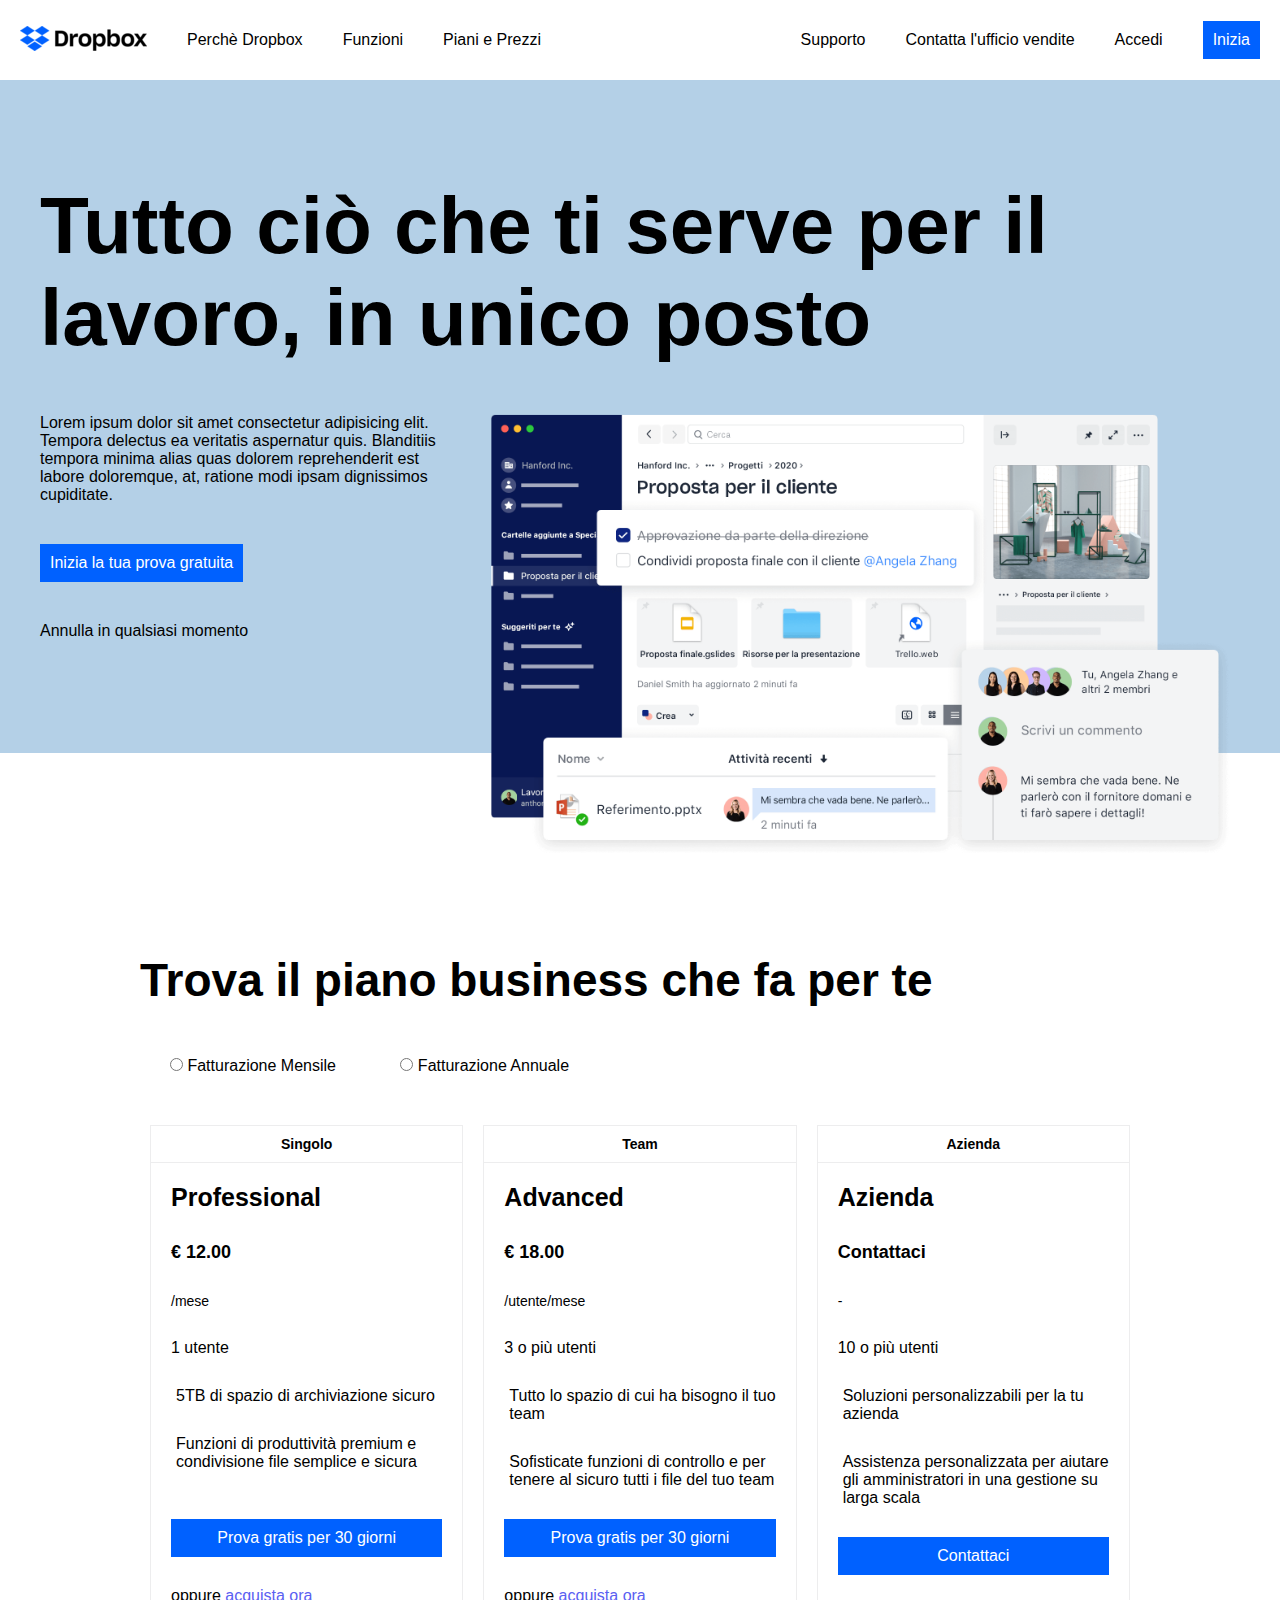
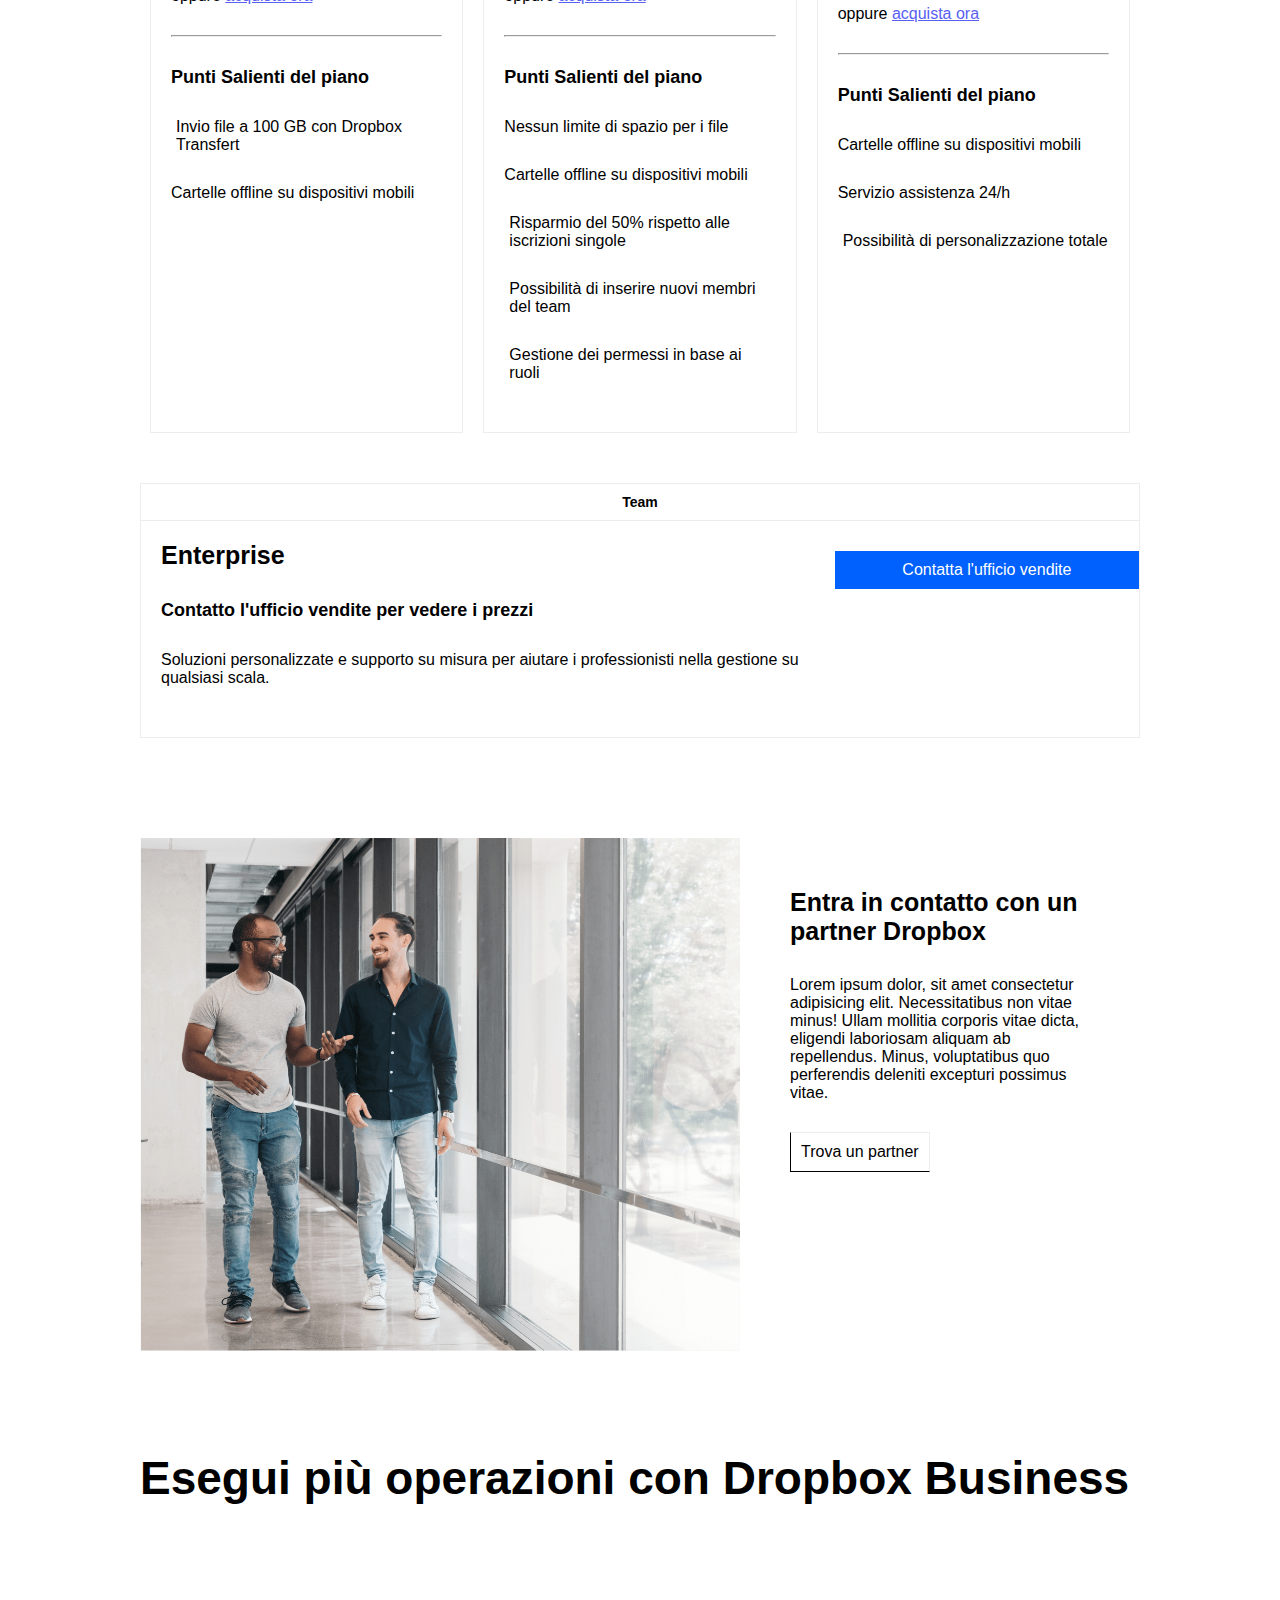
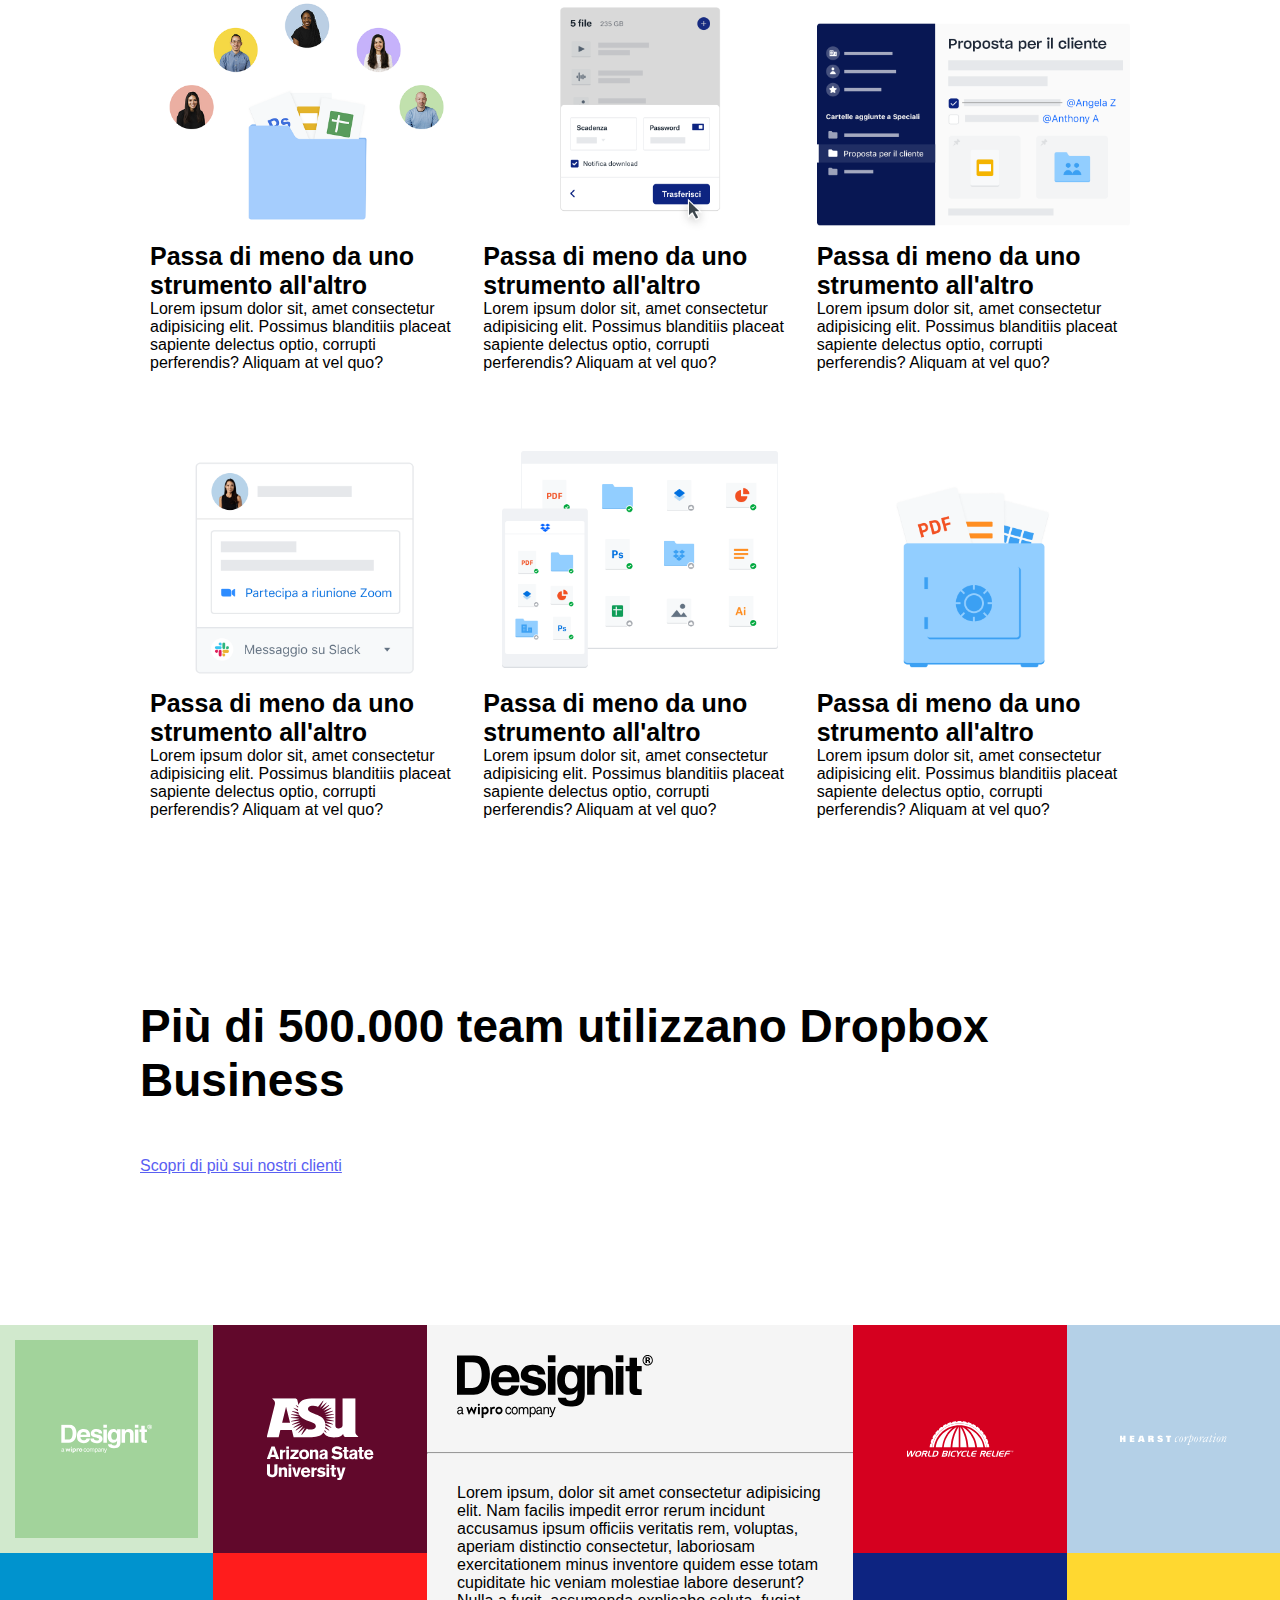
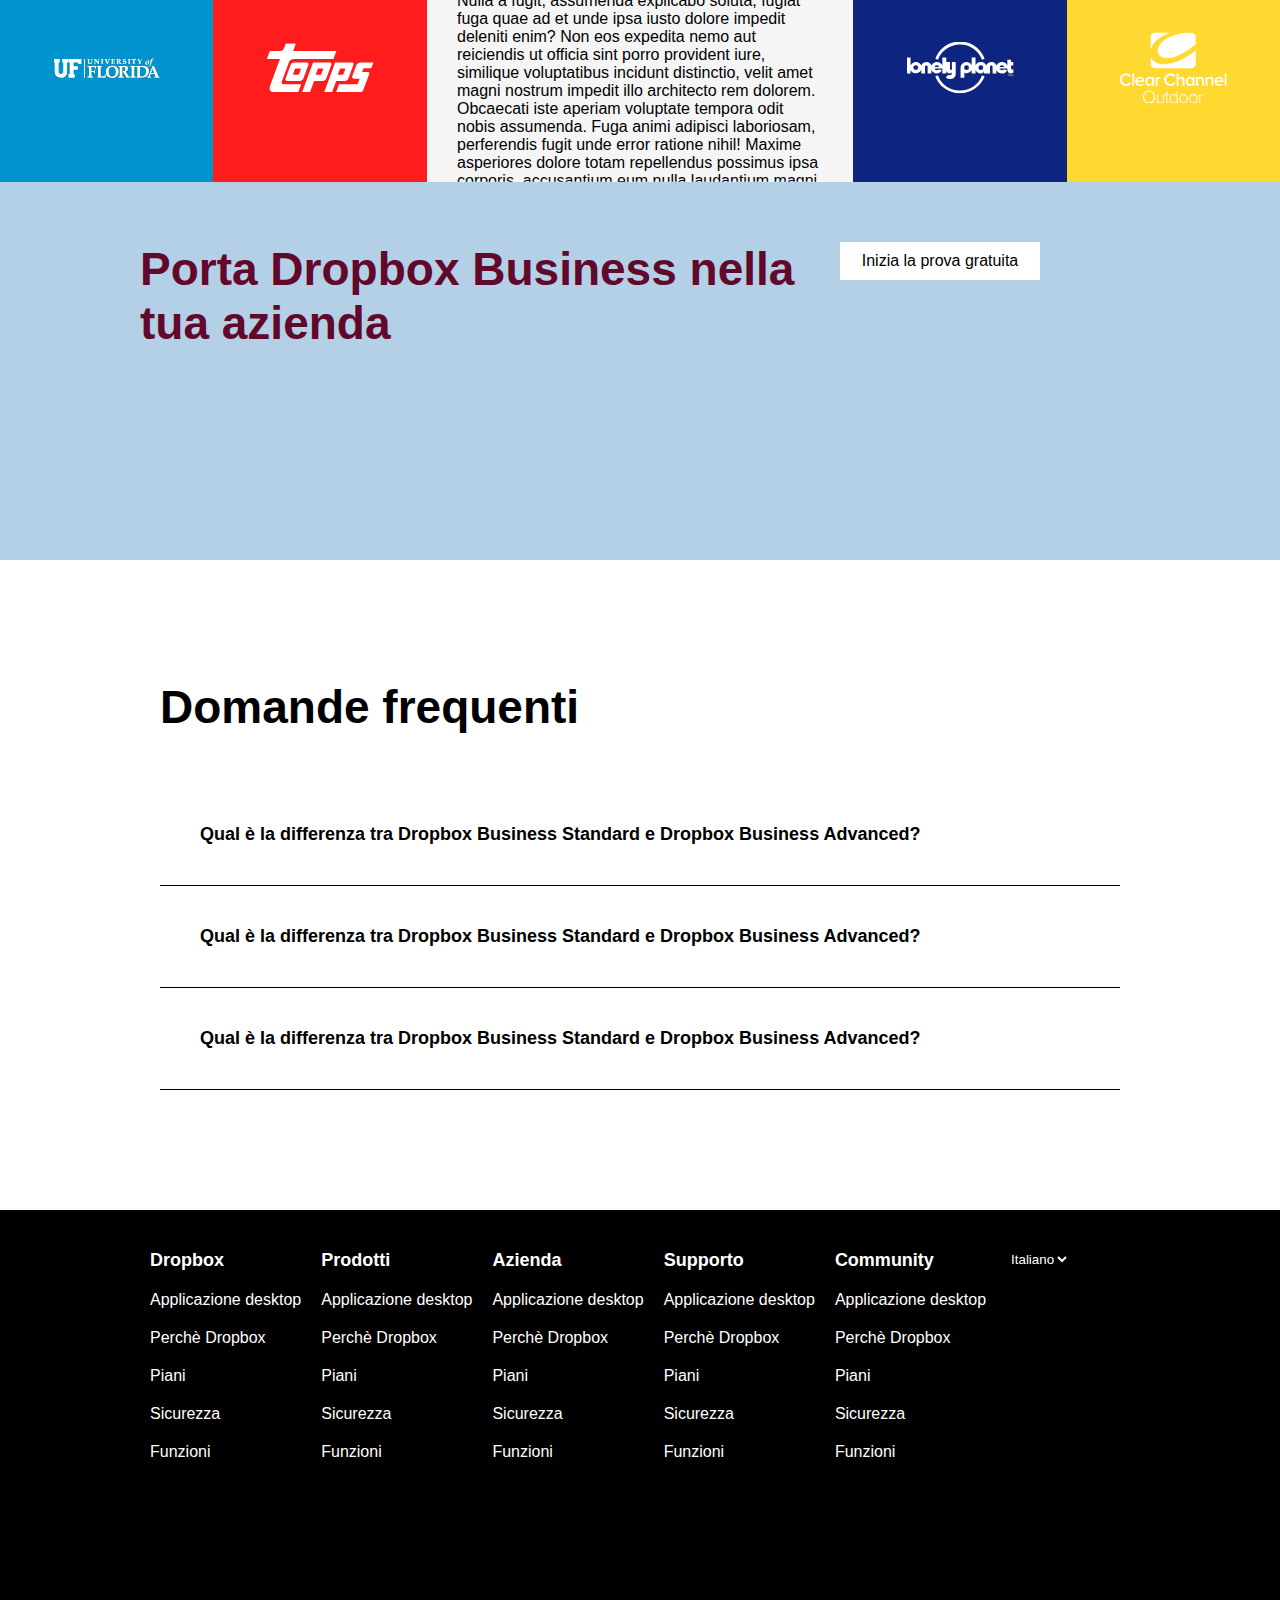
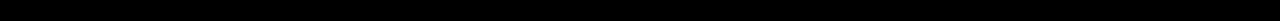
<file: index.html>
<!DOCTYPE html>
<html lang="it">

<head>
    <meta charset="UTF-8">
    <meta http-equiv="X-UA-Compatible" content="IE=edge">
    <meta name="viewport" content="width=device-width, initial-scale=1.0">
    <!-- fonts -->
    <link rel="stylesheet" href="https://cdnjs.cloudflare.com/ajax/libs/font-awesome/6.2.0/css/all.min.css"
        integrity="sha512-xh6O/CkQoPOWDdYTDqeRdPCVd1SpvCA9XXcUnZS2FmJNp1coAFzvtCN9BmamE+4aHK8yyUHUSCcJHgXloTyT2A=="
        crossorigin="anonymous" referrerpolicy="no-referrer" />
    <!-- css -->
    <link rel="stylesheet" href="./css/style.css">
    <!-- titolo scheda -->
    <title>Dropbox</title>
</head>

<body>
    <!-- header: nav fixed + hero -->
    <header>
        <nav class="d-flex">
            <ul class="d-flex nav-flex">
                <li><a href="index.html"><img src="./img/logo-small.png" alt="logo"></a></li>
                <li class="relative">
                    <a href="#">Perchè Dropbox</a>
                    <div class="menu-hidden-left">
                        <div class="d-flex">
                            <ul>
                                <li class="list-hidden-left">
                                    <h5>Panoramica</h5>
                                </li>
                                <li class="list-hidden-left"><a href="#">aaaa</a></li>
                                <li class="list-hidden-left"><a href="#">bbb</a></li>
                                <li class="list-hidden-left"><a href="#">ccc</a></li>
                                <li class="list-hidden-left"><a href="#">ddd</a></li>
                            </ul>
                            <ul>
                                <li class="list-hidden-left">
                                    <h5>Lavora al meglio con Dropbox</h5>
                                </li>
                                <li class="list-hidden-left"><a href="#">aaaa</a></li>
                                <li class="list-hidden-left"><a href="#">bbb</a></li>
                                <li class="list-hidden-left"><a href="#">ccc</a></li>
                                <li class="list-hidden-left"><a href="#">ddd</a></li>
                            </ul>
                        </div>
                    </div>
                </li>
                <li class="relative">
                    <a href="#">Funzioni</a>
                    <ul class="menu-hidden-left">
                        <li class="list-hidden-left"><a href="#">eee</a></li>
                        <li class="list-hidden-left"><a href="#">fff</a></li>
                    </ul>
                </li>
                <li class="relative">
                    <a href="#">Piani e Prezzi</a>
                    <ul class="menu-hidden-left">
                        <li class="list-hidden-left"><a href="#">ggg</a></li>
                        <li class="list-hidden-left"><a href="#">hhh</a></li>
                    </ul>
                </li>
            </ul>
            <ul class="d-flex nav-flex">
                <li class="relative">
                    <a href="#">Supporto</a>
                    <ul class="menu-hidden-right">
                        <li class="list-hidden-right"><a href="#">Centro Assistenza</a></li>
                        <li class="list-hidden-right"><a href="#">Forum della Community</a></li>
                    </ul>
                </li>
                <li class="relative">
                    <a href="#">Contatta l'ufficio vendite</a>
                    <ul class="menu-hidden-right">
                        <li class="list-hidden-right"><a href="#">Invia mail</a></li>
                        <li class="list-hidden-right"><a href="#">Chiama numero 0123456789</a></li>
                    </ul>
                </li>
                <li><a href="./pages/accedi.html">Accedi</a></li>
                <li><span><a class="btn-small" href="#">Inizia</a></span></li>
            </ul>
        </nav>
        <section id="hero" class="max-container">
            <h1>Tutto ciò che ti serve per il lavoro, in unico posto</h1>
            <div class="d-flex">
                <div class="section-header-right">
                    <p>Lorem ipsum dolor sit amet consectetur adipisicing elit. Tempora delectus ea veritatis aspernatur
                        quis. Blanditiis tempora minima alias quas dolorem reprehenderit est labore doloremque, at,
                        ratione modi ipsam dignissimos cupiditate.</p>
                    <a class="btn" href="#">Inizia la tua prova gratuita</a>
                    <div>Annulla in qualsiasi momento</div>
                    <a href="#plane-business"><i id="arrow-down" class="fa-solid fa-arrow-down"></i></a>
                </div>
                <img src="./img/jumbo.png" alt="">
            </div>
        </section>
    </header>

    <main class="relative">

        <!-- main: 7 sezioni -->

        <section id="plane-business" class="min-container">

            <!-- titolo sezione -->
            <h2>Trova il piano business che fa per te</h2>

            <!-- input radio -->
            <div id="radio-find">
                <label>
                    <input type="radio" name="choice-radio">
                    Fatturazione Mensile
                </label>
                <label>
                    <input type="radio" name="choice-radio">
                    Fatturazione Annuale
                </label>
            </div>

            <!-- 3 cards -->
            <div class="d-flex cards">
                <!-- prima card -->
                <div class="card">
                    <h5 class="card-client"><i class="fa-solid fa-user"></i> Singolo</h5>
                    <ul>
                        <li>
                            <h3>Professional</h3>
                        </li>
                        <li>
                            <h4>&euro; 12.00</h4>
                        </li>
                        <li>
                            <div class="card-time">/mese</div>
                        </li>
                        <li>
                            <i class="fa-solid fa-user"></i>
                            <span>1 utente</span>
                        </li>
                        <li class="d-flex">
                            <i class="fa-solid fa-folder"></i>
                            <span class="li-padding-left">
                                5TB di spazio di archiviazione
                                sicuro
                            </span>
                        </li>
                        <li class="d-flex">
                            <i class="fa-solid fa-share-nodes"></i>
                            <span class="li-padding-left">
                                Funzioni di produttività
                                premium e condivisione
                                file semplice e sicura
                            </span>
                        </li>
                        <li>
                            <br>
                            <a class="btn" class="btn-width" href="#">Prova gratis per 30 giorni</a>
                        </li>

                        <li>
                            <span>oppure <a id="buy-now" href="#">acquista ora</a></span>
                        </li>
                        <li>
                            <hr>
                        </li>

                        <li>
                            <h4>Punti Salienti del piano</h4>
                        </li>
                        <li>
                            <span class="d-flex">
                                <i class="fa-solid fa-check check"></i>
                                <span class="li-padding-left">
                                    Invio file a 100 GB con
                                    Dropbox
                                    Transfert
                                </span>
                            </span>
                        </li>
                        <li>
                            <span>
                                <i class="fa-solid fa-check check"></i>
                                <span>
                                    Cartelle offline su
                                    dispositivi mobili
                                </span>
                            </span>
                        </li>
                    </ul>
                </div>

                <!-- seconda card -->
                <div class="card">
                    <h5 class="card-client"><i class="fa-solid fa-users"></i> Team</h5>
                    <ul>
                        <li>
                            <h3>Advanced</h3>
                        </li>
                        <li>
                            <h4>&euro; 18.00</h4>
                        </li>
                        <li>
                            <div class="card-time">/utente/mese</div>
                        </li>
                        <li>
                            <i class="fa-solid fa-user"></i>
                            <span>3 o più utenti</span>
                        </li>
                        <li class="d-flex">
                            <i class="fa-solid fa-folder"></i>
                            <span class="li-padding-left">
                                Tutto lo spazio di cui ha
                                bisogno il tuo team
                            </span>
                        </li>
                        <li class="d-flex">
                            <i class="fa-solid fa-share-nodes"></i>
                            <span class="li-padding-left">
                                Sofisticate funzioni di
                                controllo e per tenere al sicuro tutti i file del tuo team
                            </span>
                        </li>
                        <li>
                            <a class="btn" class="btn-width" href="#">Prova gratis per 30 giorni</a>
                        </li>

                        <li>
                            <span>oppure <a id="buy-now" href="#">acquista ora</a></span>
                        </li>
                        <li>
                            <hr>
                        </li>
                        <li>
                            <h4 class="card-padding-text">Punti Salienti del piano</h4>
                        </li>
                        <li>
                            <i class="fa-solid fa-check check"></i>
                            <span>
                                Nessun limite di spazio per i
                                file
                            </span>
                        </li>
                        <li>
                            <i class="fa-solid fa-check check"></i>
                            <span>
                                Cartelle offline su
                                dispositivi mobili
                            </span>
                        </li>
                        <li class="d-flex">
                            <i class="fa-solid fa-check check"></i>
                            <span class="li-padding-left">
                                Risparmio del 50&percnt;
                                rispetto alle iscrizioni singole
                            </span>
                        </li>
                        <li class="d-flex">
                            <i class="fa-solid fa-check check"></i>
                            <span class="li-padding-left">
                                Possibilità di inserire nuovi
                                membri del team
                            </span>
                        </li>
                        <li class="d-flex">
                            <i class="fa-solid fa-check check"></i>
                            <span class="li-padding-left">
                                Gestione dei permessi in base
                                ai ruoli
                            </span>
                        </li>
                    </ul>
                </div>

                <!-- terza card -->
                <div class="card">
                    <h5 class="card-client"><i class="fa-solid fa-building"></i> Azienda</h5>
                    <ul>
                        <li>
                            <h3>Azienda</h3>
                        </li>
                        <li>
                            <h4>Contattaci</h4>
                        </li>
                        <li>
                            <div class="card-time">-</div>
                        </li>
                        <li>
                            <i class="fa-solid fa-user"></i>
                            <span>10 o più utenti</span>
                        </li>
                        <li class="d-flex">
                            <i class="fa-solid fa-folder"></i>
                            <span class="li-padding-left">
                                Soluzioni personalizzabili per la
                                tu azienda
                            </span>
                        </li>
                        <li class="d-flex">
                            <i class="fa-solid fa-share-nodes"></i>
                            <span class="li-padding-left">
                                Assistenza personalizzata per
                                aiutare gli amministratori in una gestione su larga scala
                            </span>
                        </li>
                        <li>
                            <a class="btn" class="btn-width" href="#">Contattaci</a>
                        </li>

                        <li>
                            <span>oppure <a id="buy-now" href="#">acquista ora</a></span>
                        </li>
                        <li>
                            <hr>
                        </li>
                        <li>
                            <h4>Punti Salienti del piano</h4>
                        </li>
                        <li>
                            <i class="fa-solid fa-check check"></i>
                            <span>
                                Cartelle offline su
                                dispositivi mobili
                            </span>
                        </li>
                        <li>
                            <i class="fa-solid fa-check check"></i>
                            <span>Servizio assistenza 24/h</span>
                        </li>
                        <li class="d-flex">
                            <i class="fa-solid fa-check check"></i>
                            <span class="li-padding-left">
                                Possibilità di personalizzazione totale
                            </span>
                        </li>
                    </ul>
                </div>
            </div>

            <!-- card al fondo -->
            <div class="card-down">
                <h5 class="card-client"><i class="fa-solid fa-building"></i> Team</h5>
                <div class="d-flex">
                    <ul>
                        <li>
                            <h3 class="card-title-client">Enterprise</h3>
                        </li>
                        <li>
                            <h4 class="card-price">Contatto l'ufficio vendite per vedere i prezzi</h4>
                        </li>
                        <li>
                            <span>
                                Soluzioni personalizzate e supporto su misura per aiutare i
                                professionisti nella gestione su qualsiasi scala.
                            </span>
                        </li>
                    </ul>
                    <div class="cards-btn-right"><a class="btn" class="btn-width" href="#">Contatta l'ufficio
                            vendite</a>
                    </div>
                </div>
            </div>
        </section>

        <!-- seconda sezione -->
        <section class="min-container d-flex">
            <img class="partner-img" src="./img/partner.png" alt="partner">
            <div class="partner-text">
                <h3>Entra in contatto con un partner Dropbox</h3>
                <p>Lorem ipsum dolor, sit amet consectetur adipisicing elit. Necessitatibus non vitae minus! Ullam
                    mollitia corporis vitae dicta, eligendi laboriosam aliquam ab repellendus. Minus, voluptatibus quo
                    perferendis deleniti excepturi possimus vitae.</p>
                <span><a class="btn-white" href="#">Trova un partner</a></span>
            </div>
        </section>

        <!-- terza sezione -->
        <section class="min-container">
            <h2>Esegui più operazioni con Dropbox Business</h2>
            <div class="d-flex section-article">
                <div class="article">
                    <img src="./img/business-feature-switching-tools.png" alt="strumenti">
                    <h3>Passa di meno da uno strumento all'altro</h3>
                    <p>Lorem ipsum dolor sit, amet consectetur adipisicing elit. Possimus blanditiis placeat sapiente
                        delectus optio, corrupti perferendis? Aliquam at vel quo?</p>
                </div>
                <div class="article">
                    <img src="./img/business-feature-send-files-it.png" alt="invia file">
                    <h3>Passa di meno da uno strumento all'altro</h3>
                    <p>Lorem ipsum dolor sit, amet consectetur adipisicing elit. Possimus blanditiis placeat sapiente
                        delectus optio, corrupti perferendis? Aliquam at vel quo?</p>
                </div>
                <div class="article">
                    <img src="./img/business-feature-coordinate-it.png" alt="coordinate">
                    <h3>Passa di meno da uno strumento all'altro</h3>
                    <p>Lorem ipsum dolor sit, amet consectetur adipisicing elit. Possimus blanditiis placeat sapiente
                        delectus optio, corrupti perferendis? Aliquam at vel quo?</p>
                </div>
                <div class="article">
                    <img src="./img/business-feature-integrations-it.png" alt="zoom">
                    <h3>Passa di meno da uno strumento all'altro</h3>
                    <p>Lorem ipsum dolor sit, amet consectetur adipisicing elit. Possimus blanditiis placeat sapiente
                        delectus optio, corrupti perferendis? Aliquam at vel quo?</p>
                </div>
                <div class="article">
                    <img src="./img/business-feature-multi-device.png" alt="strumenti">
                    <h3>Passa di meno da uno strumento all'altro</h3>
                    <p>Lorem ipsum dolor sit, amet consectetur adipisicing elit. Possimus blanditiis placeat sapiente
                        delectus optio, corrupti perferendis? Aliquam at vel quo?</p>
                </div>
                <div class="article">
                    <img src="./img/business-feature-security.png" alt="strumenti">
                    <h3>Passa di meno da uno strumento all'altro</h3>
                    <p>Lorem ipsum dolor sit, amet consectetur adipisicing elit. Possimus blanditiis placeat sapiente
                        delectus optio, corrupti perferendis? Aliquam at vel quo?</p>
                </div>
            </div>
        </section>

        <!-- quarta sezione -->
        <section class="min-container section-four">
            <h2>Più di 500.000 team utilizzano Dropbox Business</h2>
            <a href="#">Scopri di più sui nostri clienti</a>
        </section>

        <!-- quinta sezione -->
        <section class="section-five d-flex">

            <!-- primo quadrato grande -->
            <article class="square-big d-flex">
                <div class="square-small square-small-1">
                    <img src="./img/designit.svg" alt="Logo attività">
                    <!-- <svg width="400" height="127" viewBox="0 0 400 127" xmlns="http://www.w3.org/2000/svg" fill="white">
                        <title>designit</title>
                        <g>
                            <g transform="translate(0 97.578)">
                                <path
                                    d="M85.675 6.92c-4.014 0-7.336 3.391-7.336 7.613 0 4.221 3.253 7.612 7.336 7.612 4.014 0 7.335-3.39 7.335-7.612 0-4.222-3.252-7.613-7.335-7.613zm0 11.627c-2.076 0-3.737-1.8-3.737-4.014 0-2.215 1.66-4.014 3.737-4.014 2.076 0 3.737 1.8 3.737 4.014.069 2.214-1.661 4.014-3.737 4.014zM39.654 7.336h-2.699c-.208 0-.484.207-.554.415l-2.214 6.99-3.806-7.475a.826.826 0 0 0-.623-.346h-.277a.826.826 0 0 0-.623.346l-3.806 7.474-2.215-6.99c-.069-.207-.346-.414-.553-.414h-2.7c-.345 0-.553.276-.414.622L23.599 21.8c.069.208.346.416.553.416h.415a.826.826 0 0 0 .623-.346l4.499-8.79 4.498 8.79a.826.826 0 0 0 .623.346h.415c.208 0 .484-.208.554-.416l4.429-13.84c0-.347-.208-.623-.554-.623zm6.367 0h-2.7a.62.62 0 0 0-.622.622v13.15a.62.62 0 0 0 .623.622h2.699a.62.62 0 0 0 .623-.623V7.958a.62.62 0 0 0-.623-.622zm11.903-.416c-1.869 0-3.599.83-4.844 2.146l-.485-1.315c-.069-.208-.346-.415-.553-.415h-1.246a.62.62 0 0 0-.623.622V28.72a.62.62 0 0 0 .623.623h2.699a.62.62 0 0 0 .623-.623v-7.198c1.176.416 2.422.623 3.737.623 3.806 0 6.92-3.39 6.92-7.612.07-4.222-3.045-7.613-6.851-7.613zm-.761 11.627c-1.108 0-2.215-.277-3.045-.83v-5.468a3.521 3.521 0 0 1 3.045-1.8c2.007 0 3.667 1.8 3.667 4.015 0 2.283-1.66 4.083-3.667 4.083zM74.879 6.92c-2.63 0-4.152 2.146-4.152 2.146l-.485-1.315c-.069-.208-.346-.415-.553-.415h-1.246a.62.62 0 0 0-.623.622v13.15a.62.62 0 0 0 .623.622h2.699a.62.62 0 0 0 .623-.623v-9.204c1.591-1.938 3.598-1.315 4.014-1.107.415.138.692-.07.83-.346.138-.277.692-1.661.969-2.146.207-.484-.139-1.384-2.7-1.384zM45.19.554c-1.176-.346-2.353.415-2.699 1.591-.346 1.177.416 2.422 1.523 2.7 1.176.345 2.353-.416 2.699-1.592.346-1.177-.346-2.353-1.523-2.7z">
                                    <path
                                        d="M13.287 21.66a3.373 3.373 0 0 1-.761.278c-.277.069-.484.069-.83.069-.623 0-1.177-.208-1.523-.623a2.418 2.418 0 0 1-.554-1.522H9.55a4.54 4.54 0 0 1-1.868 1.73c-.83.415-1.73.623-2.769.623-.83 0-1.522-.139-2.145-.416-.623-.277-.969-.623-1.384-1.038-.415-.415-.692-.9-.9-1.453a4.29 4.29 0 0 1-.276-1.592c0-.484.069-.969.207-1.453.139-.484.415-.969.83-1.384.416-.415.9-.761 1.523-1.107.623-.277 1.453-.485 2.422-.554l4.291-.277v-1.038c0-.346-.07-.761-.138-1.107a1.64 1.64 0 0 0-.623-1.038c-.277-.208-.554-.415-.9-.554-.346-.138-.83-.207-1.453-.207-.623 0-1.177.069-1.592.207-.415.139-.761.346-.969.623-.484.484-.692 1.038-.692 1.73H.83c0-.692.139-1.246.346-1.73.208-.484.485-.9.9-1.315a5.08 5.08 0 0 1 1.869-1.176 7.239 7.239 0 0 1 2.491-.416c1.384 0 2.491.277 3.322.762.83.553 1.384 1.176 1.73 2.007.277.692.415 1.384.415 2.214v6.99c0 .346.07.623.208.761a.786.786 0 0 0 .553.208h.416l.207-.07v1.869zM9.55 14.81l-3.806.207c-.346 0-.692.07-1.107.208-.346.138-.692.277-1.038.484a3.966 3.966 0 0 0-.762.762c-.207.346-.276.692-.276 1.176 0 .623.207 1.246.622 1.73.416.485 1.177.761 2.146.761a4.29 4.29 0 0 0 1.591-.276c.485-.208.97-.485 1.315-.9.416-.415.762-.969.9-1.523.208-.553.277-1.176.277-1.73v-.9h.138zm101.315 2.145c-.07.761-.208 1.453-.484 2.076a6.31 6.31 0 0 1-1.177 1.592c-.484.484-1.107.9-1.8 1.176-.691.277-1.452.416-2.352.416-1.315 0-2.353-.277-3.183-.762-.83-.553-1.523-1.176-2.007-1.937a7.212 7.212 0 0 1-.9-2.077c-.208-.83-.277-1.73-.277-2.837 0-1.107.07-2.007.277-2.837.208-.83.484-1.454.9-2.076.484-.762 1.176-1.385 2.007-1.938.83-.554 1.868-.761 3.183-.761.83 0 1.592.138 2.284.415.692.277 1.245.623 1.73 1.107a6.31 6.31 0 0 1 1.176 1.592c.277.623.485 1.315.554 2.076h-2.422c-.07-.484-.208-.9-.346-1.315-.208-.346-.416-.692-.692-.969a2.606 2.606 0 0 0-1.038-.623 4.03 4.03 0 0 0-1.315-.207c-.554 0-1.038.069-1.384.277-.416.207-.762.415-1.038.692a3.428 3.428 0 0 0-1.108 1.937c-.207.83-.277 1.661-.277 2.56 0 .9.07 1.731.277 2.561.208.83.554 1.454 1.108 1.938.346.277.692.485 1.038.692.415.208.83.277 1.384.277.484 0 .969-.07 1.384-.277.415-.207.761-.415 1.038-.692.277-.277.484-.553.623-.9.138-.346.276-.76.346-1.245h2.491v.069zm13.149-2.353c0 1.107-.139 2.215-.415 3.183-.277 1.039-.83 1.869-1.592 2.7-.554.484-1.177.9-1.869 1.245a6.56 6.56 0 0 1-2.422.485c-.9 0-1.73-.139-2.422-.485a5.53 5.53 0 0 1-1.868-1.246c-.762-.76-1.315-1.66-1.592-2.699a12.173 12.173 0 0 1-.415-3.183c0-1.107.138-2.214.415-3.183.277-1.038.83-1.869 1.592-2.7a8.793 8.793 0 0 1 1.868-1.245 6.56 6.56 0 0 1 2.422-.484c.9 0 1.73.138 2.422.484a5.53 5.53 0 0 1 1.869 1.246c.761.761 1.315 1.66 1.592 2.699.276.969.415 2.007.415 3.183zm-2.422 0c0-.83-.07-1.66-.277-2.491a4.625 4.625 0 0 0-1.038-2.007c-.277-.277-.692-.554-1.107-.761-.416-.208-.9-.277-1.454-.277-.553 0-1.038.069-1.453.277-.415.207-.761.415-1.107.76a4.625 4.625 0 0 0-1.038 2.008c-.208.83-.277 1.591-.277 2.491 0 .83.069 1.661.277 2.491.207.83.553 1.454 1.038 2.007.277.277.692.554 1.107.762.415.207.9.276 1.453.276.554 0 1.038-.069 1.454-.276.415-.208.76-.416 1.107-.762a4.625 4.625 0 0 0 1.038-2.007c.207-.83.277-1.66.277-2.49zm21.66 7.197v-9.135c0-.484-.069-.968-.138-1.384-.069-.415-.277-.761-.484-1.038-.208-.277-.485-.553-.9-.692a3.765 3.765 0 0 0-1.384-.277c-.415 0-.83.07-1.176.277-.346.139-.692.415-.97.692a3.529 3.529 0 0 0-.968 1.8 10.745 10.745 0 0 0-.208 2.145v7.682h-2.422v-9.135c0-.485-.07-.97-.138-1.385-.07-.415-.208-.76-.485-1.038-.207-.276-.484-.553-.9-.692a3.765 3.765 0 0 0-1.383-.276 3.15 3.15 0 0 0-1.385.346c-.415.207-.76.553-1.038.9a4.396 4.396 0 0 0-.76 1.73 9.734 9.734 0 0 0-.209 1.937v7.682h-2.352V7.543h2.076l.207 2.076c.346-.83.9-1.453 1.661-1.799.761-.415 1.523-.623 2.353-.623 1.038 0 1.938.208 2.7.692a4.589 4.589 0 0 1 1.59 2.007c.208-.484.416-.83.762-1.176.277-.346.692-.623 1.038-.83.415-.208.83-.416 1.246-.485.415-.139.9-.139 1.315-.139 1.591 0 2.837.485 3.598 1.454.762.969 1.177 2.214 1.177 3.875v9.481h-2.422V21.8zm17.717-7.197a10.99 10.99 0 0 1-.554 3.46c-.346 1.038-.9 1.938-1.591 2.63a6.738 6.738 0 0 1-1.661 1.038c-.623.277-1.384.415-2.215.415-.415 0-.761-.069-1.176-.138-.416-.07-.762-.208-1.177-.415-.346-.139-.692-.416-1.038-.623-.277-.277-.554-.554-.761-.9v7.82h-2.422V7.336h2.076l.138 1.868c.415-.692 1.038-1.246 1.8-1.66.83-.416 1.591-.554 2.422-.554.9 0 1.66.138 2.353.415.692.277 1.245.692 1.73 1.176.692.692 1.176 1.592 1.522 2.63.346 1.038.554 2.145.554 3.391zm-2.422 0c0-.692-.07-1.315-.208-2.007a7.905 7.905 0 0 0-.623-1.8c-.277-.553-.692-.968-1.245-1.314-.554-.346-1.177-.484-1.938-.484-.554 0-.969.069-1.315.276-.346.208-.692.416-.969.692-.623.554-1.038 1.177-1.246 2.007-.207.83-.346 1.661-.346 2.56 0 .9.139 1.8.346 2.561.208.83.623 1.454 1.246 2.007.277.277.623.485.969.692.346.208.83.277 1.315.277.761 0 1.453-.138 1.938-.484.553-.346.968-.761 1.245-1.246a6.889 6.889 0 0 0 .623-1.8 8.754 8.754 0 0 0 .208-1.937zm16.193 7.059a3.373 3.373 0 0 1-.76.277c-.278.069-.485.069-.831.069-.623 0-1.177-.208-1.523-.623a2.418 2.418 0 0 1-.553-1.522h-.07a4.54 4.54 0 0 1-1.868 1.73c-.83.415-1.73.623-2.768.623-.83 0-1.523-.139-2.146-.416a4.93 4.93 0 0 1-1.522-1.038c-.415-.415-.692-.9-.9-1.453a4.29 4.29 0 0 1-.277-1.592c0-.484.07-.969.208-1.453.139-.484.415-.969.83-1.384.416-.415.9-.761 1.523-1.107.623-.277 1.453-.485 2.422-.554l4.29-.277v-1.038c0-.346-.068-.761-.138-1.107a1.64 1.64 0 0 0-.622-1.038c-.277-.208-.554-.415-.9-.554-.346-.138-.83-.207-1.453-.207-.623 0-1.177.069-1.592.207-.415.139-.761.346-.969.623-.484.484-.692 1.038-.692 1.73h-2.353c0-.692.139-1.246.346-1.73.208-.484.485-.9.9-1.315a5.08 5.08 0 0 1 1.868-1.176 7.239 7.239 0 0 1 2.492-.416c1.384 0 2.491.277 3.321.762.83.553 1.385 1.176 1.73 2.007.277.692.416 1.384.416 2.214v6.99c0 .346.069.623.207.761a.786.786 0 0 0 .554.208h.415l.208-.07v1.869h.207zm-3.737-6.851l-3.806.207c-.346 0-.692.07-1.107.208-.346.138-.692.277-1.038.484a3.966 3.966 0 0 0-.761.762c-.208.346-.277.692-.277 1.176 0 .623.207 1.246.623 1.73.415.485 1.176.761 2.145.761a4.29 4.29 0 0 0 1.592-.276c.484-.208.969-.485 1.315-.9.415-.415.76-.969.9-1.523.207-.553.276-1.176.276-1.73v-.9h.138zm14.395 6.99v-9.136c0-1.107-.208-1.937-.692-2.56-.485-.623-1.246-.9-2.422-.9-.692 0-1.315.208-1.8.623a4.001 4.001 0 0 0-1.245 1.592 3.831 3.831 0 0 0-.415 1.799c-.07.692-.07 1.315-.07 1.869v6.712h-2.422V7.405h2.076l.208 2.145c.208-.415.415-.761.761-1.107.346-.346.692-.554 1.038-.761.415-.208.83-.346 1.246-.485.415-.138.83-.138 1.246-.138 1.66 0 2.837.484 3.667 1.384.83.9 1.246 2.214 1.246 3.875V21.8h-2.422zm9.55 2.906c-.346.9-.83 1.66-1.384 2.214-.554.554-1.384.83-2.491.83-.623 0-1.108-.068-1.454-.138-.346-.069-.622-.138-.692-.207V25.26c.139.069.346.069.485.138.138.07.346.07.553.07h.692a2.65 2.65 0 0 0 1.315-.347c.346-.208.623-.554.83-1.107l.9-2.422-5.674-14.395h2.699l4.221 11.35 4.014-11.35h2.491l-6.505 17.509z">
                            </g>
                            <path
                                d="M16.055 14.533v51.765H31.42c7.82 0 13.287-3.876 16.401-11.558 1.661-4.221 2.491-9.273 2.491-15.155 0-8.097-1.245-14.256-3.806-18.616-2.56-4.29-7.543-6.436-15.086-6.436H16.055zM46.436 2.56C52.042 4.36 56.54 7.75 59.931 12.595a35.985 35.985 0 0 1 5.675 12.803c.968 4.567 1.522 8.927 1.522 13.149 0 10.519-2.145 19.446-6.367 26.713-5.744 9.896-14.602 14.81-26.574 14.81H0V.83h34.187c4.913.07 8.996.623 12.249 1.73zm42.837 33.287c-2.145 2.145-3.53 5.12-4.083 8.858h26.298c-.277-3.945-1.661-6.99-4.083-9.066-2.422-2.076-5.467-3.114-9.066-3.114-3.875.07-6.92 1.107-9.066 3.322M112.18 22.56c4.083 1.799 7.474 4.705 10.104 8.65 2.422 3.46 3.944 7.543 4.636 12.11.416 2.7.623 6.506.485 11.627h-42.56c.276 5.952 2.283 10.035 6.09 12.457 2.352 1.453 5.12 2.214 8.373 2.214 3.46 0 6.298-.83 8.512-2.63 1.8-1.522 2.215-2.283 3.114-5.536h15.64c-.415 5.052-2.283 8.512-5.674 12.111-5.26 5.675-12.526 8.512-22.007 8.512-7.751 0-14.672-2.422-20.554-7.197-5.951-4.775-8.927-12.664-8.927-23.46 0-10.173 2.63-17.924 8.027-23.391 5.398-5.398 12.388-8.097 20.9-8.097 5.121-.139 9.758.83 13.84 2.63m31.696 38.823c.346 2.699 1.038 4.637 2.077 5.813 1.937 2.007 5.467 3.045 10.588 3.045 3.045 0 5.398-.415 7.197-1.315 1.8-.9 2.699-2.214 2.699-4.014 0-1.73-.692-3.044-2.145-3.944-1.454-.9-6.782-2.422-15.987-4.637-6.643-1.66-11.349-3.737-14.048-6.159-2.768-2.422-4.083-5.952-4.083-10.519 0-5.398 2.145-10.035 6.367-13.98 4.221-3.875 10.242-5.812 17.924-5.812 7.266 0 13.218 1.453 17.854 4.36 4.637 2.906 7.267 7.958 7.959 15.155h-15.294c-.208-1.938-.762-3.53-1.661-4.706-1.73-2.076-4.568-3.114-8.65-3.114-3.323 0-5.745.485-7.198 1.592-1.384 1.038-2.145 2.214-2.145 3.668 0 1.799.761 3.045 2.283 3.806 1.523.83 6.852 2.214 15.987 4.221 6.09 1.454 10.726 3.599 13.702 6.505 3.045 2.907 4.498 6.575 4.498 11.004 0 5.813-2.145 10.519-6.436 14.187-4.36 3.668-11.003 5.467-20.069 5.467-9.204 0-15.986-1.938-20.415-5.813-4.36-3.876-6.575-8.858-6.575-14.81h15.571zm98.063 2.076c2.422-2.699 3.668-6.99 3.668-12.941 0-5.536-1.177-9.827-3.53-12.734-2.353-2.906-5.398-4.36-9.342-4.36-5.33 0-8.997 2.492-11.004 7.544-1.038 2.699-1.592 6.02-1.592 9.965 0 3.391.554 6.436 1.73 9.135 2.007 4.914 5.744 7.405 11.073 7.405 3.53.07 6.505-1.315 8.997-4.014m-5.19-42.076c3.736 1.523 6.712 4.36 8.996 8.443v-8.443h15.017v55.571c0 7.543-1.245 13.287-3.806 17.093-4.36 6.644-12.734 9.897-25.121 9.897-7.474 0-13.564-1.454-18.27-4.43-4.706-2.906-7.336-7.335-7.82-13.148h16.678c.415 1.8 1.107 3.045 2.076 3.875 1.661 1.384 4.43 2.076 8.305 2.076 5.467 0 9.204-1.868 11.072-5.536 1.246-2.353 1.869-6.298 1.869-11.834v-3.737c-1.453 2.491-3.045 4.36-4.775 5.606-3.045 2.353-6.99 3.46-11.834 3.46-7.543 0-13.495-2.63-17.993-7.89-4.498-5.259-6.713-12.456-6.713-21.453 0-8.72 2.145-15.986 6.505-21.937 4.29-5.952 10.45-8.859 18.34-8.859 2.768-.069 5.328.416 7.473 1.246m75.987 3.46c3.806 3.184 5.744 8.443 5.744 15.779V80h-15.71V44.43c0-3.046-.415-5.468-1.246-7.06-1.522-2.976-4.36-4.498-8.58-4.498-5.191 0-8.651 2.145-10.59 6.574-1.037 2.353-1.522 5.33-1.522 8.928v31.695h-15.294V21.522h14.74v8.582c1.939-3.045 3.807-5.19 5.537-6.505 3.114-2.353 7.128-3.53 11.972-3.53 6.229 0 11.142 1.592 14.949 4.775m11.349-2.837h15.571V80h-15.571V22.007zm15.502-7.474h-15.502V.415h15.502v14.118zm-154.118 7.474h15.502V80h-15.502V22.007zm15.502-7.474h-15.502V.415h15.502v14.118zm143.114 18.2V22.008h8.097V5.467h15.225v16.47h9.55v10.727h-9.55v31.073c0 2.422.346 3.875.9 4.498.622.623 2.49.9 5.605.9.484 0 .969 0 1.453-.07.485 0 1.038-.068 1.523-.138v11.488l-7.267.346c-7.266.208-12.18-.969-14.81-3.806-1.73-1.73-2.63-4.429-2.63-8.166V32.734h-8.096zm46.09-25.743c-.415-.139-1.038-.208-1.8-.208h-.691v3.391h1.176c.692 0 1.246-.138 1.661-.415.415-.277.623-.761.623-1.384 0-.692-.346-1.177-.969-1.384zm-5.536 9.342V4.706H390.31c.97.07 1.661.277 2.284.623 1.038.553 1.592 1.453 1.592 2.768 0 .969-.277 1.66-.83 2.076-.554.484-1.246.692-2.008.83.693.139 1.315.346 1.661.693.692.553 1.038 1.453 1.038 2.63v1.037c0 .07 0 .208.07.346 0 .139 0 .208.069.346l.138.346h-2.906c-.07-.346-.139-.9-.208-1.591 0-.692-.07-1.177-.208-1.454a1.248 1.248 0 0 0-.83-.83c-.277-.138-.554-.208-1.038-.208l-.623-.069h-.623v4.083h-3.252zM383.045 4.43c-1.66 1.73-2.491 3.737-2.491 6.09 0 2.422.83 4.498 2.56 6.228 1.661 1.73 3.737 2.561 6.09 2.561 2.422 0 4.43-.9 6.09-2.56 1.661-1.73 2.56-3.807 2.56-6.16s-.83-4.36-2.49-6.09c-1.662-1.73-3.738-2.63-6.16-2.63-2.422-.069-4.429.762-6.159 2.561zm13.495 13.633c-2.007 2.007-4.498 2.976-7.336 2.976-2.976 0-5.467-1.038-7.474-3.045-2.007-2.007-3.045-4.498-3.045-7.474 0-3.045 1.107-5.606 3.253-7.612 2.076-1.938 4.498-2.838 7.197-2.838 2.907 0 5.329 1.038 7.405 3.114 2.007 2.007 3.114 4.499 3.114 7.405.07 2.907-.969 5.398-3.114 7.474z">
                        </g>
                    </svg> -->
                </div>
                <div class="square-small square-small-2">
                    <img src="./img/arizona_state_university.svg" alt="Logo attività">
                </div>
                <div class="square-small square-small-3">
                    <img src="./img/university_of_florida.svg" alt="fLogo attività">
                </div>
                <div class="square-small square-small-4">
                    <img src="./img/topps.svg" alt="Logo attività">
                </div>
            </article>

            <!-- secondo quadrato grande -->

            <article class="square-big ">
                <div class="square-big-central">
                    <img src="./img/designit.svg" alt="Logo attività">
                    <hr>
                    <p>Lorem ipsum, dolor sit amet consectetur adipisicing elit. Nam facilis impedit error rerum
                        incidunt accusamus ipsum officiis veritatis rem, voluptas, aperiam distinctio consectetur,
                        laboriosam exercitationem minus inventore quidem esse totam cupiditate hic veniam molestiae
                        labore deserunt? Nulla a fugit, assumenda explicabo soluta, fugiat fuga quae ad et unde ipsa
                        iusto dolore impedit deleniti enim? Non eos expedita nemo aut reiciendis ut officia sint porro
                        provident iure, similique voluptatibus incidunt distinctio, velit amet magni nostrum impedit
                        illo architecto rem dolorem. Obcaecati iste aperiam voluptate tempora odit nobis assumenda. Fuga
                        animi adipisci laboriosam, perferendis fugit unde error ratione nihil! Maxime asperiores dolore
                        totam repellendus possimus ipsa corporis, accusantium eum nulla laudantium magni iste suscipit
                        aliquid maiores! Natus id voluptatem in perferendis, sapiente unde culpa aliquam. Aliquam
                        officiis non nobis inventore dignissimos, ad natus explicabo. Harum quam beatae animi nobis
                        voluptate minus,</p>
                </div>
            </article>

            <!-- terzo quadrato grande -->
            <article class="square-big d-flex">
                <div class="square-small square-small-5">
                    <img src="./img/world_bicycle_relief.svg" alt="Logo attività">
                </div>
                <div class="square-small square-small-6">
                    <img src="./img/hearst_corp.svg" alt="Logo attività">
                </div>
                <div class="square-small square-small-7">
                    <img src="./img/lonely_planet.svg" alt="Logo attività">
                </div>
                <div class="square-small square-small-8">
                    <img src="./img/clear_channel.svg" alt="Logo attività">
                </div>
            </article>
        </section>

        <!-- sesta sezione -->
        <section class="section-six">
            <div class="min-container d-flex section-six-flex ">
                <h2>Porta Dropbox Business nella tua azienda</h2>
                <a class="btn-white btn-free" href="#">Inizia la prova gratuita</a>
            </div>
        </section>

        <!-- settima sezione -->
        <section class="min-container section-seven">
            <ul>
                <h2>Domande frequenti</h2>
                <li class="view-hidden">
                    <h4>Qual è la differenza tra Dropbox Business Standard e Dropbox Business
                        Advanced?</h4>
                    <p class="hidden">
                        Lorem ipsum dolor sit amet consectetur adipisicing elit. Facilis, odio dolorem et esse velit
                        iste fugiat eveniet libero sapiente consequuntur.
                    </p>
                </li>
                <li class="view-hidden">
                    <h4>Qual è la differenza tra Dropbox Business Standard e Dropbox Business
                        Advanced?</h4>
                    <p class="hidden">
                        Lorem ipsum dolor sit amet consectetur adipisicing elit. Facilis, odio dolorem et esse velit
                        iste fugiat eveniet libero sapiente consequuntur.
                    </p>
                </li>
                <li class="view-hidden">
                    <h4>Qual è la differenza tra Dropbox Business Standard e Dropbox Business
                        Advanced?</h4>
                    <p class="hidden">
                        Lorem ipsum dolor sit amet consectetur adipisicing elit. Facilis, odio dolorem et esse velit
                        iste fugiat eveniet libero sapiente consequuntur.
                    </p>
                </li>
            </ul>
        </section>
    </main>

    <!-- footer: liste + lingua -->
    <footer class="relative">
        <nav class="min-container d-flex">
            <ul>
                <li>
                    <h4>Dropbox</h4>
                </li>
                <li><a href="#">Applicazione desktop</a></li>
                <li><a href="#">Perchè Dropbox</a></li>
                <li><a href="#">Piani</a></li>
                <li><a href="#">Sicurezza</a></li>
                <li><a href="#">Funzioni</a></li>
            </ul>
            <ul>
                <li>
                    <h4>Prodotti</h4>
                </li>
                <li><a href="#">Applicazione desktop</a></li>
                <li><a href="#">Perchè Dropbox</a></li>
                <li><a href="#">Piani</a></li>
                <li><a href="#">Sicurezza</a></li>
                <li><a href="#">Funzioni</a></li>
            </ul>
            <ul>
                <li>
                    <h4>Azienda</h4>
                </li>
                <li><a href="#">Applicazione desktop</a></li>
                <li><a href="#">Perchè Dropbox</a></li>
                <li><a href="#">Piani</a></li>
                <li><a href="#">Sicurezza</a></li>
                <li><a href="#">Funzioni</a></li>
            </ul>
            <ul>
                <li>
                    <h4>Supporto</h4>
                </li>
                <li><a href="#">Applicazione desktop</a></li>
                <li><a href="#">Perchè Dropbox</a></li>
                <li><a href="#">Piani</a></li>
                <li><a href="#">Sicurezza</a></li>
                <li><a href="#">Funzioni</a></li>
            </ul>
            <ul>
                <li>
                    <h4>Community</h4>
                </li>
                <li><a href="#">Applicazione desktop</a></li>
                <li><a href="#">Perchè Dropbox</a></li>
                <li><a href="#">Piani</a></li>
                <li><a href="#">Sicurezza</a></li>
                <li><a href="#">Funzioni</a></li>
            </ul>
            <ul>
                <li class="flex-heart">
                    <i class="fa-solid fa-earth-americas"></i>
                    <div class="lang">
                        <label for="lang-select"></label>
                        <select name="lang" id="lang-select">
                            <option value="ita">Italiano</option>
                        </select>

                        <div class="absolute">
                            <h3>Scegli una lingua:</h3>
                            <span id="close-lang"><a href="./index.html"><i class="fa-solid fa-xmark"
                                        style="color: black;"></i></a></span>
                            <ul class="box-lang">
                                <li><a class="link-lang" href="#">Italiano</a></li>
                                <li><a class="link-lang" href="#">Italiano</a></li>
                                <li><a class="link-lang" href="#">Italiano</a></li>
                                <li><a class="link-lang" href="#">Italiano</a></li>
                                <li><a class="link-lang" href="#">Italiano</a></li>
                                <li><a class="link-lang" href="#">Italiano</a></li>
                                <li><a class="link-lang" href="#">Italiano</a></li>
                                <li><a class="link-lang" href="#">Italiano</a></li>
                                <li><a class="link-lang" href="#">Italiano</a></li>
                                <li><a class="link-lang" href="#">Italiano</a></li>
                                <li><a class="link-lang" href="#">Italiano</a></li>
                                <li><a class="link-lang" href="#">Italiano</a></li>
                                <li><a class="link-lang" href="#">Italiano</a></li>
                                <li><a class="link-lang" href="#">Italiano</a></li>
                                <li><a class="link-lang" href="#">Italiano</a></li>
                                <li><a class="link-lang" href="#">Italiano</a></li>
                                <li><a class="link-lang" href="#">Italiano</a></li>
                                <li><a class="link-lang" href="#">Italiano</a></li>
                                <li><a class="link-lang" href="#">Italiano</a></li>
                                <li><a class="link-lang" href="#">Italiano</a></li>
                                <li><a class="link-lang" href="#">Italiano</a></li>
                                <li><a class="link-lang" href="#">Italiano</a></li>
                                <li><a class="link-lang" href="#">Italiano</a></li>
                                <li><a class="link-lang" href="#">Italiano</a></li>
                                <li><a class="link-lang" href="#">Italiano</a></li>
                            </ul>
                        </div>
                        <div id="overlay"></div>
                    </div>
                </li>
            </ul>
        </nav>
    </footer>

</body>

</html>
</file>
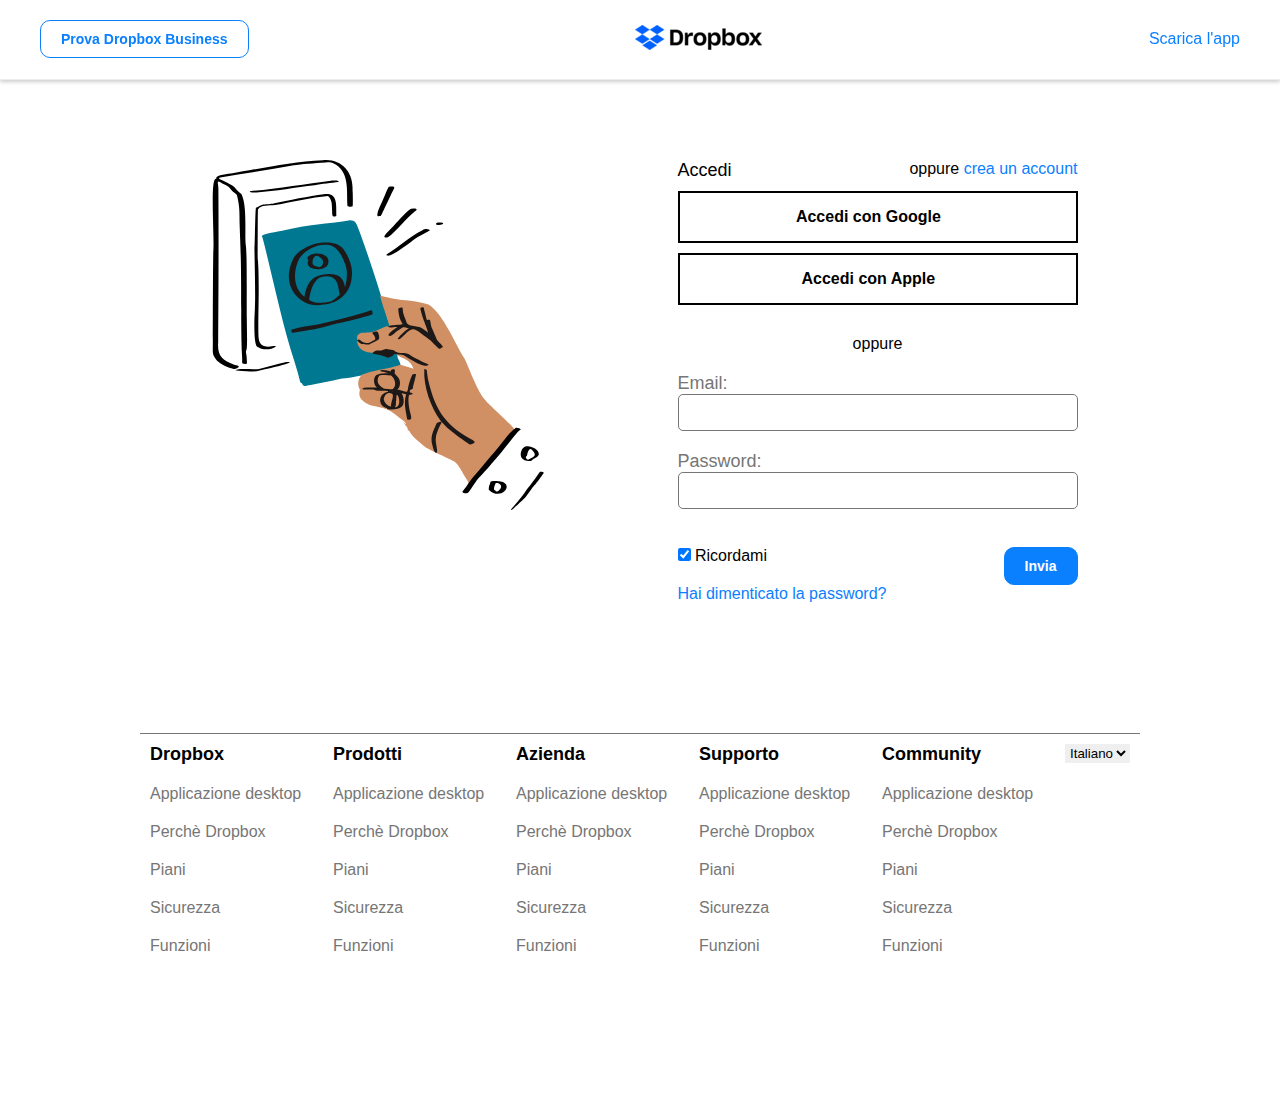
<file: pages/accedi.html>
<!DOCTYPE html>
<html lang="it">

<head>
    <meta charset="UTF-8">
    <meta http-equiv="X-UA-Compatible" content="IE=edge">
    <meta name="viewport" content="width=device-width, initial-scale=1.0">
    <!-- fonts -->
    <link rel="stylesheet" href="https://cdnjs.cloudflare.com/ajax/libs/font-awesome/6.2.0/css/all.min.css"
        integrity="sha512-xh6O/CkQoPOWDdYTDqeRdPCVd1SpvCA9XXcUnZS2FmJNp1coAFzvtCN9BmamE+4aHK8yyUHUSCcJHgXloTyT2A=="
        crossorigin="anonymous" referrerpolicy="no-referrer" />
    <!-- css -->
    <link rel="stylesheet" href="../css/accedi.css">
    <!-- titolo pagina -->
    <title>Accedi</title>
</head>

<body id="page-accedi" class="relative">
    <!-- header -->
    <header>
        <nav>
            <ul class="d-flex max-container">
                <li>
                    <div class="btn btn-white">
                        <a href="#">Prova Dropbox Business</a>
                    </div>
                </li>
                <li>
                    <a href="../index.html"><img src="../img/logo-small.png" alt="logo"></a>
                </li>
                <li>
                    <a href="#">Scarica l'app</a>
                </li>
            </ul>
        </nav>
    </header>

    <!-- main -->
    <main>
        <section class="min-container flex-container ">
            <svg role="presentation" aria-hidden="true" class="dig-Illustration dig-Illustration-spot"
                viewBox="0 0 500 500" fill="none" xmlns="http://www.w3.org/2000/svg">
                <title></title>
                <path fill-rule="evenodd" clip-rule="evenodd"
                    d="M208.3 86.252c-31.6 4.9-56.7 5.4-93.7 14.4-8.1 1.9-27.9 4.5-30.5 7.8-.4 2 1.2 1.4 1.1 3.1 14.3 55.2 27.8 122.8 45 174.7 5 16.4 7 23.5 7.6 26.7.9 4.3 1.3 5.3 2.6 5.6.8.2 1.1.5 1.6 1.9 1.6 4.2 6 1.3 11.8.8 13.7-2.4 29.4-5.6 42.8-8.7 12.3-.4 60.5-10.1 84.7-18.2 2.7-1.4-2.3-9.9-3.1-11.6-.7-12.7-10.8-43.4-15.4-59.3-9.1-33.9-21.1-69.6-32.6-102.8-2.9-8.1-4.8-14.1-8.1-22.1-2.9-8.4-5.1-13.1-13.8-12.3z"
                    fill="#007891"></path>
                <path fill-rule="evenodd" clip-rule="evenodd"
                    d="M253.3 194.552c1.4 8.8 10.2 30.6 13 42.2-7.9.8-17.3 7.3-24.9 9.1-1.6.8-13.8.9-15.9 1.3-4.7 2-5.5 3.1-5.3 9.3-.5 10.4 5.8 16 15.1 18.3 6.8 1.5 13.7-.1 20.6-1.6 3.4-.4 4.3-1.7 5.4-.7 16.3 2.7 9.2 2.4 22.1 9.6 7.9 3 14.4 6.9 17.2 16-7.1-2.4-13.7-4.1-18.9-5.5-8.6 3.5-28 6.9-35.1 8.4-2.9.2-12.1 2.9-18.5 5.1-7.3 5.8-8.1 14.3-3.9 22.5-3 10.1 2.2 14.5 10.4 19.7 10.2 5 21.2 3.9 31.4 9.6 3.7 1.1 13.8 10 18.4 13.3 3.6 2.8 5 3.7 5.7 6.3-.2.3-4-2.9-4.2-2.8.3.5 5 6.2 5.5 6.7 1.1 1.1.6 4.7 2.3 5.1.6.3 1.4 1.1 1.9 2 3.6 7.4 16.5 16.9 22.8 22.1 3.8 2.9 35.9 17.1 40.1 19.9 7.6 5 12.5 17.8 17.8 25.2 1.5 3 2.5 3.1 2.7 5.6 0 1.1.1 1.4.8 1.6 12.8-3.7 19.3-20.4 27.1-29.8 8.3-9.9 14.1-14.7 21.6-23.4 9.5-10.7 15.9-14.5 16.1-25.5-8.8-11-36.5-34.6-40.8-40.6-11.4-10.7-25.6-51.9-30.6-60.7-9.6-14.1-30.8-65.2-51.2-76.6-7.7-2.3-28.5-6-36.4-6.1-9.6-1.3-25.8-4.3-29.2-5.5-1.9-.3-2.4-1.5-3.1-.1z"
                    fill="#D19063"></path>
                <path fill-rule="evenodd" clip-rule="evenodd"
                    d="M171.2.252c-34.9 1.5-67 7.8-101.3 13.8-7.3.8-18 3.7-27.7 4.7-6.2 1.2-26.7 2.4-22.9 8.2-10-5.7-2.7 80.4-4.6 104-.6 37.3-.5 97.5-.7 123.7.4 24-2 20.7 6.1 32.2 6.5 5.3 14.3 9.7 22.6 11.4 3.6 1.4 6.8-1 8.6-2.9.4-2-7.1-2.5-8.4-3.6-15.5-5.7-22.7-12-21.2-31.4.4-59.6.8-149.2.3-215.7.5-15.7-5.9-17.3 9.5-9.2 6 2.4 7.8 6.6 11.8 10.4 3.5 2.3 4.5 3.3 5.3 4.7 4 16.3 3.4 21.9 3.8 43.9 1.7 46.5 2.3 53.4 2.2 134.3.2 19.1.2 38.1 1.3 53.6.4 7.5-1.7 8.8 4.6 9.1 2.6 0 2.6.3 1.8-10.4.1-2.2-1.7-7.4-.5-8.9 2-3.4.8-30.9.8-45.3-.5-15.3.8-95.8-1.7-107-1.4-18.7 2.3-54.5-6-71.4-6.6-4.1-9.1-11-17-14.2-5.3-2.9-9.9-4.9-14.7-7-.1 0 0-.5.1-1.1.2-.8.4-1 1.4-1.2 34.7-5.7 69.2-10.9 105-17.3 9.8-2 30.3-3.1 45.4-4.2 4-.2 7.2-1.1 10.1.9 24.7 10.7 19.9 39.2 21.2 61.3 1.1 1 5.7 1.4 7.4.5.4-2.6.4-18.7-.2-23.3 1.4-26-16.3-45.3-42.4-42.6zm11.6 29.3c-35.5 4.5-81.6 12.1-115.8 15-1.2 2.3 6.2 1.7 9.5 1.7 27.1-1.8 56.5-7.2 83-10.2 9-1.8 24.9-3.2 33.8-4.5 2.6-3-7-2.1-10.5-2zm82.6 8.7c-2.7 3.8-4.8 11.1-7 15.4-2.5 6.5-7.5 15.7-8.9 21.6-.9 4.2-1 5.6 3.2 4.9 1.4-.3 1.5-.4 2.8-3 3.7-7.9 10.3-21.3 13.8-29.2 3.2-7.6 8.5-11.1-3.9-9.7zm-93.1 10.8c-20.2 2.5-50.4 8.8-71.6 13.2-1.9.6-13.8 1.3-15.8 1.5-2.1.4-6.5 3.2-8.5 4-.6 0-.8.2-.9 1-1 5.9-1.4 57.2-2 57 .2 24.1 1.9 70 .3 93.2-.6 10.5-1.6 49.2 4.7 48.1 5.1 5 19.7 4.2 25.3-.2 1.7-4.4-22.8 8.6-24.4-13.2-1.3-19.5 1.9-85.9-1.3-113.7.2-8.1 0-60.9.4-69.4 4.8-6.8 15.7-5.1 24.5-6.2 24.3-4.7 52.1-11 75.6-13.1 6.4 5.9 5.3 12.6 5.9 21.9 0 7.1.3 9.1 6 6.7-.2-18.7 1.5-33.6-18.2-30.8zm124.2 20.9c-9 6-19 19.1-27.5 27.5-6.8 7.2-15.7 15-4.8 12.9 11.3-7.8 27.6-29 37.9-36.6 8.2-5.3-2.2-4.7-5.6-3.8zm37.5 20c-5.5 3.4 8.7 3.8 9.2.8.7-1.7-8.7-1.6-9.2-.8zm-21.1 10.6c-16.2 7.7-33.6 23.5-49.7 33.9-3.5 2.4 2.1 2.6 4 1.7 5.1-1.7 11.6-5.8 29.8-19.1 9.7-7.7 18.4-11.2 26.9-16.2.6-1.8-4.5-2-5.8-2.2-1.2 0-1.9.2-5.2 1.9zm-193.8 188.1c-12.2 2.7-25 6.5-37.6 9.4-6.9 2.6-29.6-1.5-35.4 2.4 9.4 1.2 23.2 2.8 33.8.6 5.2-.9 61-13.5 39.2-12.4zm327.1 94.5c-10 6.4-23.7 28.1-33.9 38.6-7.6 8.6-15.6 19.5-23.5 27.9-8.3 9.2-9.7 13.9-17.3 22.8-3.6 3.2 6.1 5.1 7.5 2.7.9-.5 10.3-15.2 13.3-19 5.4-6.2 15-16.1 19.8-22.3 13.6-14.6 24.7-30.4 37.2-44.9 1.9-2.1 3.4-2.9 4.7-3.8-.9-1.9-6.5-3.4-7.8-2zm14.3 26.2c-5 1.7-7.9 9.8-6 15 2.6 5.1 8.6 6 14.3 5.6 1.7-1.4 4-3.1 6-4.1 14.2-7.6-5.8-19.9-14.3-16.5zm9.3 4.6c6.7 7 5.1 8.9-2.8 13-2.4 2.2-5 .9-5.9-1.8-.5-1.1 1.9-2.4 1.9-3.4.8-4.7 3.6-11.5 6.8-7.8zm11.3 31.7c-4.5 6.6-12.3 17.6-18.3 24.8-5.6 8.8-12.1 16.4-19.2 24.5-5.1 5.3-5.1 7.1.4 2.6 2.1-1.7 4.7-4.2 15.2-14.2 3.6-3.3 11.8-16.6 14.3-18.7 1.1-1 8.4-10.5 10.1-13 .7-.8 3.4-4.5 3.4-4.7-.4-1.3-4.8-2.2-5.9-1.3zm-68.8 13.3c-2.9.6-1 2.3-2.7 4.6-1.3 2.2-1.2 4.8-1.4 7.4 20.3 19.6 43.8-16.4 4.1-12zm10.8 3.5c2.4 1.2 3.4 3.6 2.4 6-1.1 1.6-4.1 6-6.3 5.2-.7-.4-2.6-2.1-3.5-2.9 0-3.4.8-5.9 2.6-9.3 1.7.1 3.4-.1 4.8 1z"
                    fill="currentColor"></path>
                <g fill="#1E1919">
                    <path fill-rule="evenodd" clip-rule="evenodd"
                        d="m312.3 210.753-1.9.7c1.6 10.6 7.8 23.8 10.7 33.6.6 1.3.6 2-.1 1.1-2.2-2-4.6-3.7-7.1-5.2-4.1-4.9-22.3-1.9-23.5-10.4-2.1-5.6-5.4-11.7-5.1-18 0-2-.5-2.2-3.5-1.5-4.6.6-2.1 4-2.3 7.4 2.6 18.6 12.2 15.6-1.8 17-3.3.7-12.1.5-13.1 2.5 0 3.6 19-2.5 10 2.9-3.4 2.4-9 6.5-9.7 9.4 2 2.6 5 .2 8.9-2.9 2-1.6 8.5-6.2 11.4-7.9.4-1.1 4.1-.1 9 1.1-5.2 2-15.2 12.5-16.2 15.3 3.8.5 2.8 0 10.4-6.7 13.5-13.7 15.8-5.5 30.1 3.7 7.7 5.7 5 3.3 15.6 14.1 2.7 2.8 2.9 3 3.9 2.8 1.6-.2 4.5-2.1 4.7-3.2-.8-1.4-9.2-9.9-8.7-10-1.6-4.7-5.6-13-7.5-17.7-.8-1.9-1.6-8.7-2.3-10.2-.1-.7-3.9 0-4.2 0-.3 0-.8-1.6-2.8-10-2.2-8.9-2-8.3-2.5-8.4-.4-.1-1.4.1-2.4.5zm-67 34.7c-8.4 1.8 1.7 3.5.8 10.8-8.1 4.6-11.1 6.9-17.3 4.2-1.1-.6-5.8-4.5-7.1-3.8-2.2.2-2 .9.7 3.5 3.1 2.9 4.3 3.3 10.6 3.3h4.7c2.9-1.5 12.7-6.2 13.4-7.3 1.8-2-.4-8.3-1-9.9-1-1.9-2.4-1.3-4.8-.8zm15.1 24.7c-1 1-4.5 1.1-5.1 2 0 .1-1 .1-2.3 0-3.1-.1-6.2-.7-9 1.9-1.6 1.5-2 2.5-1 2.8 4.5.7 10.7 1.6 14.2 3.2 5.6 1.5 5.9 3.6 9.4 1.5 1-.8 1.6-1 2.3-1 1.2.3 3.4-2.2 4-3.1 1-1.4 5.1.8 8 .5 4.8 0 6.8 1.6 9.9 3.6 6.8 3.9 18.6 11.6 26 12.5 2.4.2 8.5-1.3 3.2-3.1-5.8-2.5-16.6-7.9-22.2-11.1-5.4-2.9-5.2-3.6-12.7-4-4.2-.1-8.4-1.1-11.1-2.8.6-1.7-14-3.4-13.6-2.9zm9.7 29.2c-2.6.9-1.6 1.4-1.8 2.7-3.3-.8-12.9-3.5-15.6-.8 2.7.7 9.6 2.2 12.3 3.5-6.6.4-14.8-.4-18.9 4.1-3.1 4.4-1.9 13.4 2.4 16-3.2.4-25.3-1.3-19.7 3 1.4.4 16.3-.4 16.5.6 2.6.8 5.7 1.3 9.5 1.3 3.5 0 9.9.6 10.9 1 1.5.4-2.5.5-3.9 1.1-12 4-11.1 19.5.2 22.5 1.1.1.8.7 1.2 1.2 4.7 1.4 16.4 1.1 20.6-3.1 5.1-4.2 2.6-15.9-.1-19.4.6.2 2.4.6 5.2 1.3 1.2.3 1.4.4 1.2 1-3.9 12.1.1 24 1.6 35.5 7.4 1.1 6.3-2.2 4.5-9.5-2.3-7.5-3.6-20.4-1.8-25.5.5-.8 5.7-.7 5.1-2.4-2.6-1.4-5.2-.5-3.7-4.4.3-1.4 3.4-1.5 4-2.8.2-4.2 4.7-17 4.4-20.5-.5-.4-4.6 0-5 .5-2.8 5.7-5.5 14.2-6.4 20.5 0 .9-.9 3.7-1.4 4.2-1.2.6-11.1-3.4-14.1-2.8 4.9-3 5.2-12.1 2.3-16.4 0-.5-6-6.7-6-7.4.9-1.5.7-4.1-.4-5.3 0-.7-.8-.6-3.1.3zm46-.5c-1.3 24.5 8.8 53.5 23.3 73.5 10.5 12.9 28.9 25.2 39.6 32.7 2 2.8 7.2 0 8.8-1.2 1.6-2.3-6-5.2-7.3-6.2-36.7-20.7-49.6-43.3-59-84-.7-3.9-1.7-11.7-1.8-13.3.2-.8-3.8-2.4-3.6-1.5zm-51.9 8.7 4.6.4c5.8 4.6 8.5 15.2 2 19.4-.4.2-2.2.2-5.6-.1-3.6-.3-4.6-.5-5.8-.5-2.4-.8-10.6-6.2-9.8-11.2.2-9.4 4.1-8.7 14.6-8zm6.5 23c0 .2-.3.3-.7.3-1.5.2 1-1.1.7-.3zm-2.7 2.8c7.6.7-.3 12.9.8 18.8-5.1-.2-9.8-5.9-10.6-10.4.4-4 4.3-11.1 9.8-8.4zm10.4 3.5c2.7 4.3 3.5 15.2-2.7 16.2-1.6 0-2.2-.5-1-1 1.4.5.6-7.7 1.2-8.4.8-.7-.5-12.5 2.5-6.8zm58.5 37.7c-4.3.9-3 2.4-5 5.7-3.8 8.5-6.6 15-4.9 24.4.7 1.5 3.1 16.8 7.2 13.1 1.4-3.4-2.9-16.6-1.5-21.1 0-4.6 4.2-14.7 7.3-20 2.1-3.3-.3-2.8-3.1-2.1z">
                    </path>
                    <path
                        d="M230.4 217.853c9.5-1.9 11.5-7.1 11.9 2.6-7.6 3.3-43.2 11.9-53.4 13.8-8.8 2-24.9 7.3-35.3 8.3-6.9 1.2-16.3 2.9-25.4 4.2-1.8.2-3.2-4.4-.7-4.7 11.4-3.7 24.8-5.2 36.2-7.2 22.7-5.3 43.6-10 66.7-17z">
                    </path>
                    <path fill-rule="evenodd" clip-rule="evenodd"
                        d="M168.3 118.253c-11.8 1-32 9.6-39.2 22.3-12 24-8.1 48.6 15.9 62.7 7.8 4.1 18 5 27 3.2 22.5-1.2 39.8-17.7 40.5-39.9 2.3-13.2-4.7-30-12.3-39.9-7.9-8.7-20-9.5-31.9-8.4zm25.4 65.7c-2-17.6-13.5-20.5-26.7-16-10.6 5.6-14 21.7-15.4 32 5.9 3.7 14 4.9 20.6 3.7 2.1-.4 11.1-1.3 12.1-2.4 3.1-1.6 11.6-8.8 11.1-9.5-.4-.4-1-2.8-1.7-7.8zm-13.5-62.4c13.7 2.7 20.6 19.7 24.1 31.1 2.6 10.1.8 20-1.4 29.6-2.4-20-17.8-21.2-34.4-17.8-15.5 3.5-20.8 15.2-23.6 30.8-16.9-12.7-16.2-37.3-7.3-54.6 8.5-12.2 25.8-22.1 42.6-19.1zm-27.1 14.2c10-5.1 30.4-1.2 25.4 13-3.9 11-33.7 9.7-28.3-4.9 1-3.2-4.6-3 2.9-8.1zm15.6 4.6c-2.7-2.2-6.8-5.6-9.6-1.8-2.5 2.4-3.4 8.1-2 10.8 1.7 2.3 9.7 4.7 10.6 3.3 4.3-2.5 5.4-8.9 1-12.3z">
                    </path>
                </g>
            </svg>
            <div class="container-right">
                <div class="flex-container-row">
                    <div style="font-size: 18px;">
                        Accedi
                    </div>
                    <div>oppure <a href="#">crea un account</a></div>
                </div>
                <a href="#">
                    <div class="btn-link-white logo-flex">
                        <div class="logo"><i class="fa-brands fa-google"></i></div>
                        <div class="logo-text">Accedi con Google</div>
                    </div>
                </a>
                <a href="#">
                    <div class="btn-link-white logo-flex">
                        <div class="logo"><i class="fa-brands fa-apple"></i></div>
                        <div class="logo-text">Accedi con Apple</div>
                    </div>
                </a>
                <div class="split-section">oppure</div>
                <!-- form -->
                <div class="margin-bottom">
                    <label class="label" for="email">Email:</label><br>
                    <input class="input" type="text" id="email" name="email"><br>
                </div>
                <div class="margin-bottom">
                    <label class="label" for="pwd">Password:</label><br>
                    <input class="input" type="password" id="pwd" name="pwd"><br><br>
                </div>

                <div class="flex-container-row">
                    <div>
                        <input type="checkbox" id="ricordami" name="ricordami" checked>
                        <label for="ricordami">Ricordami</label>
                    </div>
                    <a href="#">
                        <div class="btn btn-blue">
                            Invia
                        </div>
                    </a>
                </div>
                <div><a href="#">Hai dimenticato la password?</a></div>

            </div>
        </section>
    </main>

    <!-- footer: liste + lingua -->
    <footer>
        <nav class="min-container flex-container">
            <ul>
                <li>
                    <h4>Dropbox</h4>
                </li>
                <li><a href="#">Applicazione desktop</a></li>
                <li><a href="#">Perchè Dropbox</a></li>
                <li><a href="#">Piani</a></li>
                <li><a href="#">Sicurezza</a></li>
                <li><a href="#">Funzioni</a></li>
            </ul>
            <ul>
                <li>
                    <h4>Prodotti</h4>
                </li>
                <li><a href="#">Applicazione desktop</a></li>
                <li><a href="#">Perchè Dropbox</a></li>
                <li><a href="#">Piani</a></li>
                <li><a href="#">Sicurezza</a></li>
                <li><a href="#">Funzioni</a></li>
            </ul>
            <ul>
                <li>
                    <h4>Azienda</h4>
                </li>
                <li><a href="#">Applicazione desktop</a></li>
                <li><a href="#">Perchè Dropbox</a></li>
                <li><a href="#">Piani</a></li>
                <li><a href="#">Sicurezza</a></li>
                <li><a href="#">Funzioni</a></li>
            </ul>
            <ul>
                <li>
                    <h4>Supporto</h4>
                </li>
                <li><a href="#">Applicazione desktop</a></li>
                <li><a href="#">Perchè Dropbox</a></li>
                <li><a href="#">Piani</a></li>
                <li><a href="#">Sicurezza</a></li>
                <li><a href="#">Funzioni</a></li>
            </ul>
            <ul>
                <li>
                    <h4>Community</h4>
                </li>
                <li><a href="#">Applicazione desktop</a></li>
                <li><a href="#">Perchè Dropbox</a></li>
                <li><a href="#">Piani</a></li>
                <li><a href="#">Sicurezza</a></li>
                <li><a href="#">Funzioni</a></li>
            </ul>
            <ul>
                <li class="flex-heart">
                    <i class="fa-solid fa-earth-americas"></i>
                    <div class="lang">
                        <label for="lang-select"></label>
                        <select name="lang" id="lang-select">
                            <option value="ita">Italiano</option>
                        </select>

                        <div class="absolute">
                            <h3>Scegli una lingua:</h3>
                            <span id="close-lang"><a href="./accedi.html"><i class="fa-solid fa-xmark"></i></a></span>
                            <ul class="box-lang">
                                <li><a class="link-lang" href="#">Italiano</a></li>
                                <li><a class="link-lang" href="#">Italiano</a></li>
                                <li><a class="link-lang" href="#">Italiano</a></li>
                                <li><a class="link-lang" href="#">Italiano</a></li>
                                <li><a class="link-lang" href="#">Italiano</a></li>
                                <li><a class="link-lang" href="#">Italiano</a></li>
                                <li><a class="link-lang" href="#">Italiano</a></li>
                                <li><a class="link-lang" href="#">Italiano</a></li>
                                <li><a class="link-lang" href="#">Italiano</a></li>
                                <li><a class="link-lang" href="#">Italiano</a></li>
                                <li><a class="link-lang" href="#">Italiano</a></li>
                                <li><a class="link-lang" href="#">Italiano</a></li>
                                <li><a class="link-lang" href="#">Italiano</a></li>
                                <li><a class="link-lang" href="#">Italiano</a></li>
                                <li><a class="link-lang" href="#">Italiano</a></li>
                                <li><a class="link-lang" href="#">Italiano</a></li>
                                <li><a class="link-lang" href="#">Italiano</a></li>
                                <li><a class="link-lang" href="#">Italiano</a></li>
                                <li><a class="link-lang" href="#">Italiano</a></li>
                                <li><a class="link-lang" href="#">Italiano</a></li>
                                <li><a class="link-lang" href="#">Italiano</a></li>
                                <li><a class="link-lang" href="#">Italiano</a></li>
                                <li><a class="link-lang" href="#">Italiano</a></li>
                                <li><a class="link-lang" href="#">Italiano</a></li>
                                <li><a class="link-lang" href="#">Italiano</a></li>
                            </ul>
                        </div>
                        <div id="overlay"></div>
                    </div>
                </li>
            </ul>
        </nav>

    </footer>

</body>

</html>
</file>
<file: css/style.css>
/* Command */
:root {
    --white: #ffffff;
    --black: #000000;
    --sfondo: #B4D0E7;
    --botton: #0061FF;
    --grey: #EDEDEE;
    --link: #5A60F2;
    --square1: #A2D39B;
    --border-square1: #D1E9CD;
    --square2: #61082B;
    --square5: #D5001F;
    --square6: #B4D0E7;
    --square3: #0093CE;
    --square4: #FF1C1C;
    --square7: #0D2481;
    --square8: #FFD830;
    --square-big: #F5F5F5;
    --title-small: #61082B;
    --font-xs: 14px;
    --font-s: 18px;
    --font-m: 25px;
    --font-l: 46px;
    --font-xl: 80px;
}

* {
    margin: 0;
    padding: 0;
    box-sizing: border-box;
}

.debug {
    border: 1px solid black
        /* rimuovere */
}

html {
    scroll-behavior: smooth;
}

body {
    font-family: Arial, Helvetica, sans-serif;
    background-color: var(--white);
}

h1 {
    font-size: var(--font-xl);
}

h2 {
    font-size: var(--font-l);
    margin-bottom: 50px;
}

h3 {
    font-size: var(--font-m);
}

h4 {
    font-size: var(--font-s);
}

h5 {
    font-size: var(--font-xs);
}

.max-container {
    max-width: 1200px;
    margin: 0 auto;
    margin-bottom: 100px;
}

.min-container {
    max-width: 1000px;
    margin: 0 auto;
    margin-bottom: 100px;

}

.d-flex {
    display: flex;
}

li {
    list-style: none;
}

a {
    text-decoration: none;
}

.relative {
    position: relative;
}

/* bottoni */
.btn {
    display: block;
    background-color: var(--botton);
    color: var(--white);
    padding: 10px;
    text-align: center;
    transition: 0.5s;
}

header a.btn-small {
    display: block;
    background-color: var(--botton);
    color: var(--white);
    padding: 10px;
    text-align: center;
    transition: 0.2s;
    border: none;
}

.btn:hover,
.btn-small:hover {
    background-color: var(--grey);
    color: var(--botton);
}

.btn-width {
    text-align: center;
    width: 80%;
}

.btn-white {
    display: block;
    padding: 10px;
    border-top: 1px solid var(--grey);
    border-right: 1px solid var(--grey);
    border-left: 1px solid var(--black);
    border-bottom: 1px solid var(--black);
    color: var(--black);
    width: max-content;
}

.btn-white:hover {
    background-color: var(--grey);
    border: 1px solid var(--black);
    transition: 0.5s;
    scale: 0.9;
}

.btn-free {
    display: block;
    text-decoration: none;
    background-color: var(--white);
    color: var(--black);
    width: 20%;
    padding: 10px;
    text-align: center;
    border: none;
}

header li.relative:hover {
    background-color: var(--grey);
}

li:active {
    scale: 0.9;
}

/* Dropdown menu */
ul.menu-hidden-left,
div.menu-hidden-left {
    display: none;
    position: absolute;
    top: 55px;
    left: 0;
    width: max-content;
    height: max-content;
    background-color: var(--grey);
    border-radius: 0 20px 0 20px;
}

ul.menu-hidden-right {
    display: none;
    position: absolute;
    bottom: -115px;
    right: 0;
    width: max-content;
    height: max-content;
    background-color: var(--grey);
    border-radius: 20px 0 20px 0;
}

.relative:hover ul.menu-hidden-right,
.relative:hover ul.menu-hidden-left,
.relative:hover div.menu-hidden-left {
    display: block;
    box-shadow: 0px 8px 16px 0px rgba(0, 0, 0, 0.2);
}

li.list-hidden-right a:hover {
    scale: 0.9;
    background-color: var(--sfondo);
    border-radius: 20px 0 20px 0;
}

li.list-hidden-left a:hover {
    scale: 0.9;
    background-color: var(--sfondo);
    border-radius: 0 20px 0 20px;
}

/* header */
header nav {
    position: fixed;
    top: 0;
    left: 0;
    z-index: 1000;
    width: 100%;
    height: 80px;
    background-color: var(--white);
    justify-content: space-between;
}

header a {
    color: var(--black);
}

div.section-header-right a {
    text-decoration: none;
    width: max-content;
}

.li-padding-left {
    padding-left: 5px;
}

.nav-flex {
    justify-content: space-between;
    align-items: center;
}

nav li {
    padding: 20px;
}

header {
    background-color: var(--sfondo);
    padding-top: 80px;
    margin-bottom: 200px;
}

#hero {
    position: relative;
    bottom: -100px;
}

#hero h1 {
    padding-bottom: 50px;
}

.section-header-right {
    width: 35%;
}

.section-header-right a {
    margin: 40px 0;
}

#hero img {
    width: 65%;
}

#arrow-down {
    display: inline-block;
    font-size: var(--font-l);
    margin: 40px 0;
    color: var(--black);
}

/* main */

section {
    margin-bottom: 100px;
}

/* prima sezione */

div#radio-find label {
    padding: 30px;
}


.card {
    border: 1px solid var(--grey);
    width: calc((100% - 60px)/ 3);
    margin: 50px 10px;
}

main ul {
    padding: 20px;
}

.card-client {
    border-bottom: 1px solid var(--grey);
    text-align: center;
    padding: 10px;
}

.card-time {
    font-size: var(--font-xs);
    color: var(--);
}

main li {
    padding-bottom: 30px;
}

#buy-now {
    text-decoration: underline;
    color: var(--link);
}

#line-short hr {
    padding: 20px;
}

.check {
    color: var(--botton);
}

.cards-btn-right {
    width: 35%;
    padding: 30px 0;
}

.card-down {
    border: 1px solid var(--grey);
}

/* seconda sezione */

section img.partner-img {
    width: 60%;
}

.partner-text {
    padding: 50px;
}

div.partner-text h3,
div.partner-text p,
div.partner-text span {
    margin-bottom: 30px;
}

/* terza sezione */
.section-article {
    flex-wrap: wrap;
}

div.article {
    width: calc((100% - 60px) / 3);
    margin: 30px 10px;
}

div.article img {
    width: 100%;
}

.section-four {
    padding: 50px 0;
}

/* quarta sezione */
section.section-four a {
    text-decoration: underline;
    color: var(--link);
}

/* quinta sezione */
section.section-five {
    width: 100%;
    margin: 0;
}

.square-big {
    width: calc(100% / 3);
    flex-wrap: wrap;
    background-color: var(--square-big);
    position: relative;
}

.square-big:after {
    content: "";
    display: block;
    padding-bottom: 100%;
}

/* quadrato centrale */
.square-big-central {
    width: 100%;
    height: 100%;
    position: absolute;
    top: 50%;
    left: 50%;
    transform: translate(-50%, -50%);
    overflow-y: auto;
}

div.square-big-central img,
div.square-big-central p {
    padding: 30px;
}

div.square-big-central img {
    width: 60%;
}

/* immagini loghi in quadrati piccoli */
.square-small {
    width: 50%;
    height: 50%;
    position: relative;
}

div.square-small img {
    width: 50%;
    position: absolute;
    top: 50%;
    left: 50%;
    transform: translate(-50%, -50%);
}

/* div.square-small svg {
    width: 50%;
    position: absolute;
    top: 50%;
    left: 50%;
    transform: translate(-50%, -50%);
} */

/* colorazione quadrati ed immagine*/
div.square-small img {
    filter: invert(1);
}

.square-small-1 {
    background-color: var(--square1);
    border: 15px solid var(--border-square1);
    /* background-image: url(../img/designit.svg);
    background-repeat: no-repeat;
    background-size: 50%;
    background-position: center; */
}

.square-small-2 {
    background-color: var(--square2);
}

.square-small-3 {
    background-color: var(--square3);
}

.square-small-4 {
    background-color: var(--square4);
}

.square-small-5 {
    background-color: var(--square5);
}

.square-small-6 {
    background-color: var(--square6);
}

.square-small-7 {
    background-color: var(--square7);
}

.square-small-8 {
    background-color: var(--square8);
}

/* sesta sezione */
.section-six {
    background-color: var(--sfondo);
    padding: 60px 0;
}

.section-six-flex {
    align-items: flex-start;
}

.section-six h2 {
    color: var(--title-small);
    width: 70%;
}

/* settima sezione */
.section-seven li {
    border-bottom: 1px solid var(--black);
    padding: 20px;
}

li.view-hidden h4 {
    padding: 20px;

}

.hidden {
    display: none;
}

li.view-hidden:hover .hidden {
    display: block;
}


/* footer */
footer {
    background-color: var(--black);
    min-height: 280px;
    padding: 30px;
    color: var(--white);
}

nav.flex-container {
    display: flex;
    justify-content: space-between;
    align-items: flex-start;
    border-top: 1px solid var(--white);
}

footer nav {
    padding-bottom: 20px;
}

footer nav li a {
    color: var(--white);
}

footer nav li {
    padding: 10px;
}

.flex-heart {
    display: flex;
}

#lang-select {
    text-decoration: none;
    min-width: 60px;
    border-color: transparent;
    background-color: var(--black);
    color: var(--white);
}

div.absolute h3 {
    color: var(--black);
}

.relative {
    position: relative;
}

.absolute {
    display: none;
    background-color: var(--white);
    border-radius: 5px;
    padding: 50px;
    box-shadow: 0px 8px 16px 0px rgba(0, 0, 0, 0.2);
    position: absolute;
    bottom: 50%;
    right: 20%;
    transform: translate(-50%, -50%);
    z-index: 10000;
}

div.lang:hover .absolute,
div.lang:hover #overlay {
    display: block;
}

#close-lang {
    position: absolute;
    top: 0;
    right: 0;
    padding: 30px;
}

#overlay {
    display: none;
    background-color: rgba(99, 114, 130, 0.5);
    z-index: 9999;
    position: fixed;
    inset: 0;
}

.box-lang {
    display: flex;
    flex-flow: column wrap;
    height: 200px;
    width: 400px;
}

div.absolute h3 {
    padding-bottom: 20px;
}

.link-lang {
    color: var(--link);
    cursor: pointer;
}

.link-lang:hover {
    text-decoration: underline;
}
</file>
<file: css/accedi.css>
/* Command */
:root {
    --white: #ffffff;
    --black: #000000;
    --sfondo: #B4D0E7;
    --botton: #0a80ff;
    --grey: #EDEDEE;
    --link: #5A60F2;
    --square1: #A2D39B;
    --border-square1: #D1E9CD;
    --square2: #61082B;
    --square5: #D5001F;
    --square6: #B4D0E7;
    --square3: #0093CE;
    --square4: #FF1C1C;
    --square7: #0D2481;
    --square8: #FFD830;
    --square-big: #F5F5F5;
    --dark-grey: #767676;
    --title-small: #61082B;
    --font-xxs: 12px;
    --font-xs: 14px;
    --font-s: 18px;
    --font-m: 25px;
    --font-l: 46px;
    --font-xl: 80px;
}

* {
    margin: 0;
    padding: 0;
    box-sizing: border-box;
}

.debug {
    border: 1px solid black;
    min-width: 1000px;
    height: max-content;
    /* rimuovere */
}

body {
    font-family: Arial, Helvetica, sans-serif;
    background-color: var(--white);
}

h1 {
    font-size: var(--font-xl);
}

h2 {
    font-size: var(--font-l);
    margin-bottom: 50px;
}

h3 {
    font-size: var(--font-m);
}

h4 {
    font-size: var(--font-s);
}

h5 {
    font-size: var(--font-xs);
}

.max-container {
    max-width: 1200px;
    margin: 0 auto;
    margin-bottom: 100px;
}

.min-container {
    max-width: 1000px;
    margin: 0 auto;
    margin-bottom: 100px;
}

li {
    list-style: none;
}

a {
    text-decoration: none;
    color: var(--botton);
}

/* bottoni */
.btn {
    display: block;
    text-align: center;
    border-radius: 10px;
    padding: 10px 20px;
    font-size: var(--font-xs);
    font-weight: bold;
    transition: 0.2s;
}

.btn-white {
    background-color: var(--white);
    color: var(--botton);
    border: 1px solid var(--botton);
}

.btn-blue {
    background-color: var(--botton);
    color: var(--white);
    border: 1px solid var(--botton);
}

.btn:hover {
    background-color: var(--grey);
    color: var(--botton);
    scale: 0.9;
}

.btn-link-white {
    display: block;
    text-align: center;
    padding: 15px;
    font-weight: bold;
    transition: 0.2s;
    border: 2px solid var(--black);
    margin: 10px 0;
    color: var(--black);
}

/* header */
header nav {
    position: fixed;
    top: 0;
    left: 0;
    z-index: 500;
    width: 100%;
    height: 80px;
    background-color: var(--white);
    padding: 20px;
    border-bottom: 1px solid var(--grey);
    box-shadow: 0px 2px 4px 0px rgba(0, 0, 0, 0.2);
}

ul.d-flex {
    display: flex;
    justify-content: space-between;
    align-items: center;
    align-content: center;
}

.logo-flex {
    display: flex;
    transition: 0.5s;
}

.logo-flex:hover {
    background-color: var(--grey);
    scale: 0.9;
}

.logo-text {
    width: 95%;
}

.logo {
    font-size: 20px;
}

/* main */
main {
    margin-top: 80px;
    padding-top: 80px;
}

.flex-container {
    display: flex;
    justify-content: space-around;
    align-items: flex-start;
    align-content: center;
}

section svg {
    width: 35%;
}

.container-right {
    width: 40%;
}

div.flex-container-row {
    display: flex;
    justify-content: space-between;
}

.split-section {
    padding: 20px;
    text-align: center;
}

label.label {
    font-size: 18px;
    color: var(--dark-grey);
}

input.input {
    width: 100%;
    border: 1px solid var(--dark-grey);
    padding: 10px;
    border-radius: 5px;
}

.margin-bottom {
    margin-bottom: 20px;
}

/* footer */
footer {
    background-color: var(--white);
    min-height: 280px;
    padding: 30px;
}

nav.flex-container {
    display: flex;
    justify-content: space-between;
    align-items: flex-start;
    border-top: 1px solid var(--dark-grey);
}

footer nav {
    padding-bottom: 20px;
}

footer nav li a {
    color: var(--dark-grey);
}

footer nav li {
    padding: 10px;
}

.flex-heart {
    display: flex;
}

#lang-select {
    text-decoration: none;
    min-width: 60px;
    border-color: transparent;
}

.relative {
    position: relative;
}

.absolute {
    display: none;
    background-color: var(--white);
    border-radius: 5px;
    padding: 50px;
    box-shadow: 0px 8px 16px 0px rgba(0, 0, 0, 0.2);
    top: 50%;
    left: 50%;
    position: absolute;
    transform: translate(-50%, -50%);
    z-index: 10000;
}

div.lang:hover .absolute,
div.lang:hover #overlay {
    display: block;
}

#close-lang {
    position: absolute;
    top: 0;
    right: 0;
    padding: 30px;
}

#overlay {
    display: none;
    background-color: rgba(99, 114, 130, 0.5);
    z-index: 9999;
    position: fixed;
    inset: 0;
}

.box-lang {
    display: flex;
    flex-flow: column wrap;
    height: 200px;
    width: 400px;
}

div.absolute h3 {
    padding-bottom: 20px;
}

.link-lang {
    color: var(--link);
    cursor: pointer;
}

.link-lang:hover {
    text-decoration: underline;
}
</file>
